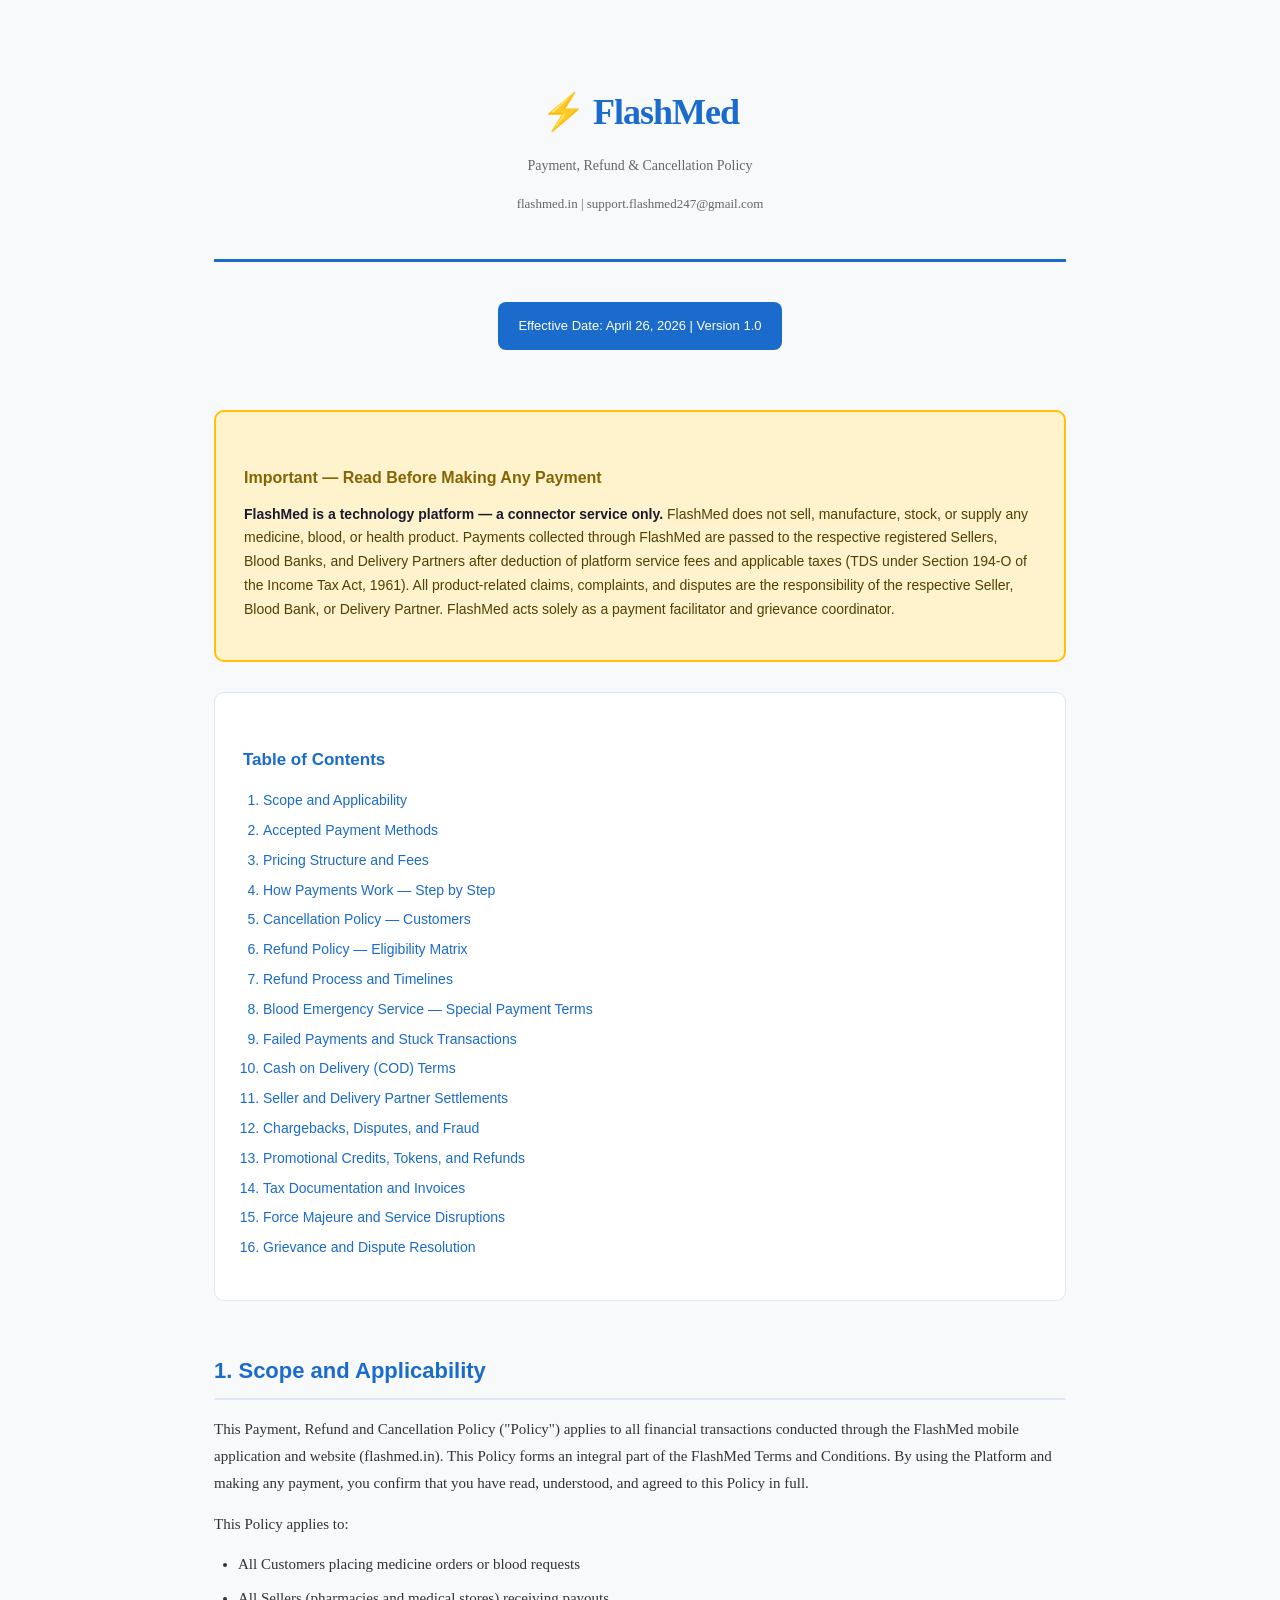
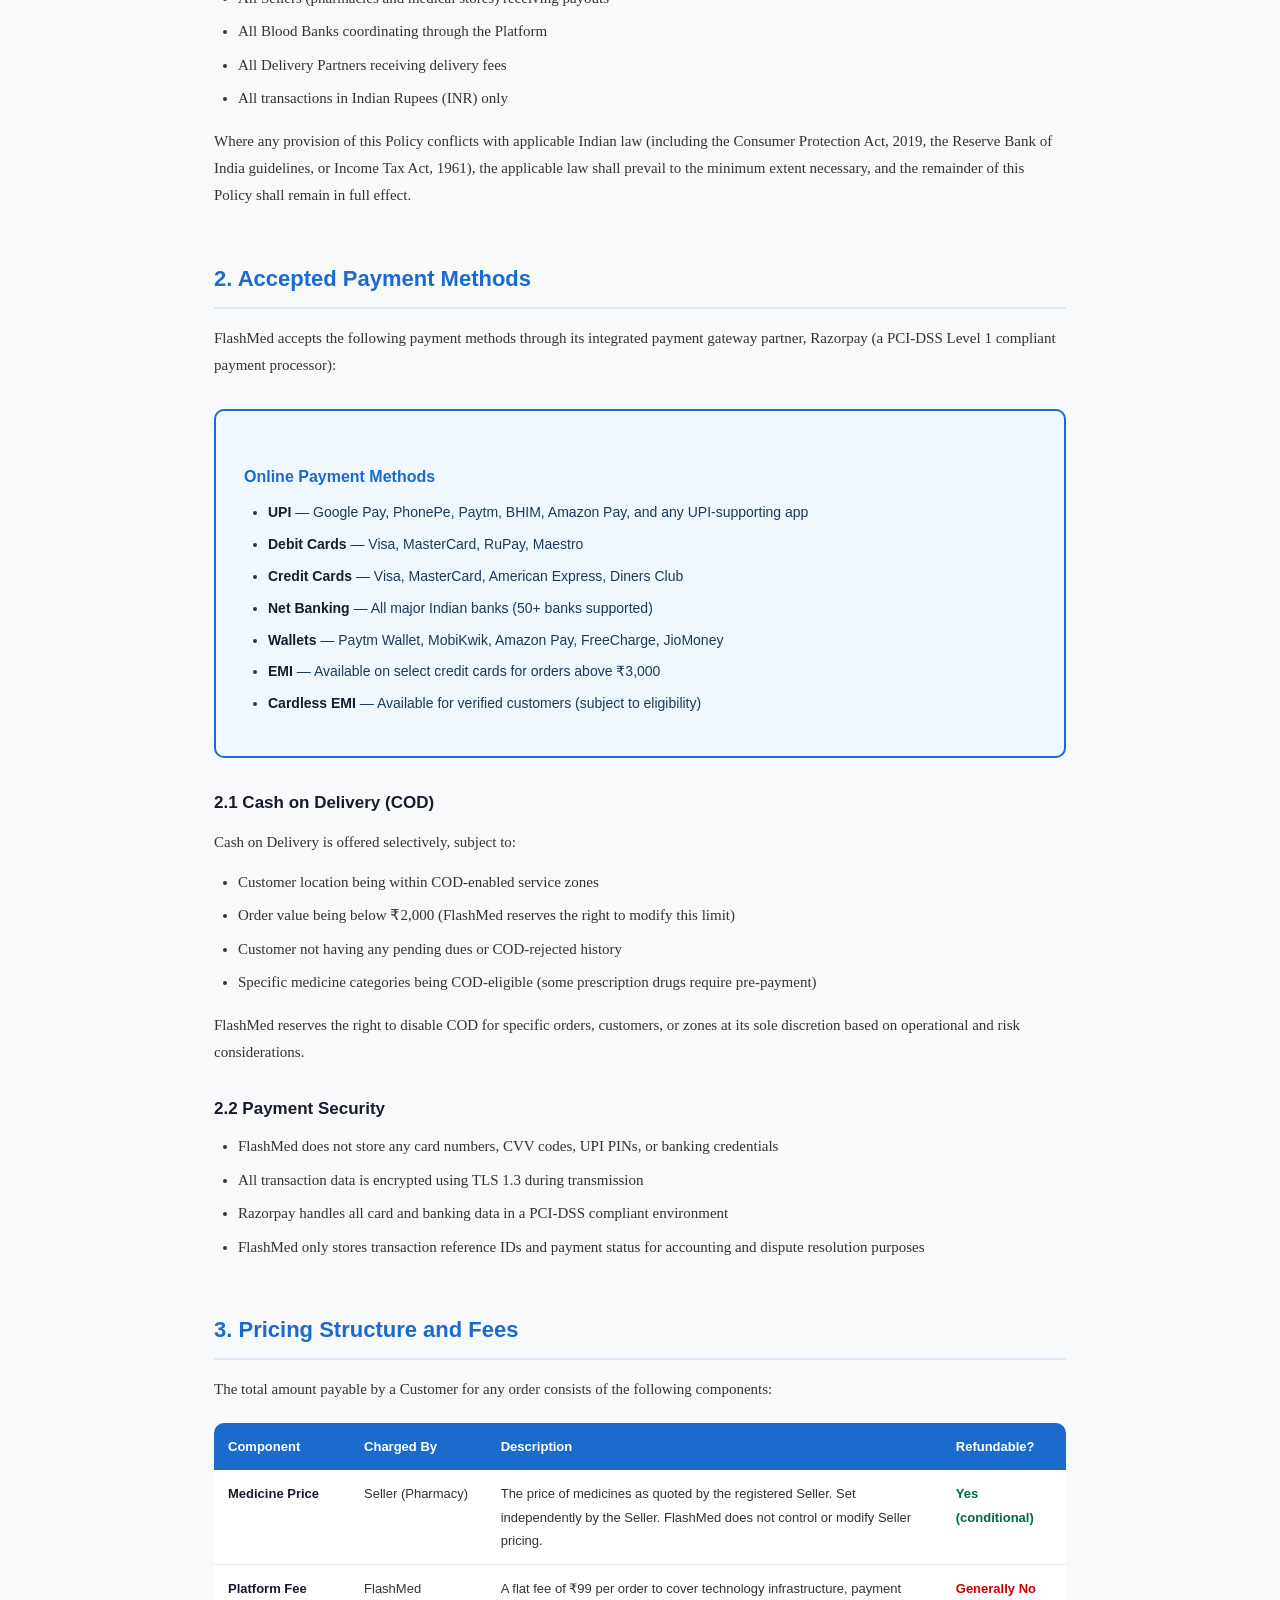
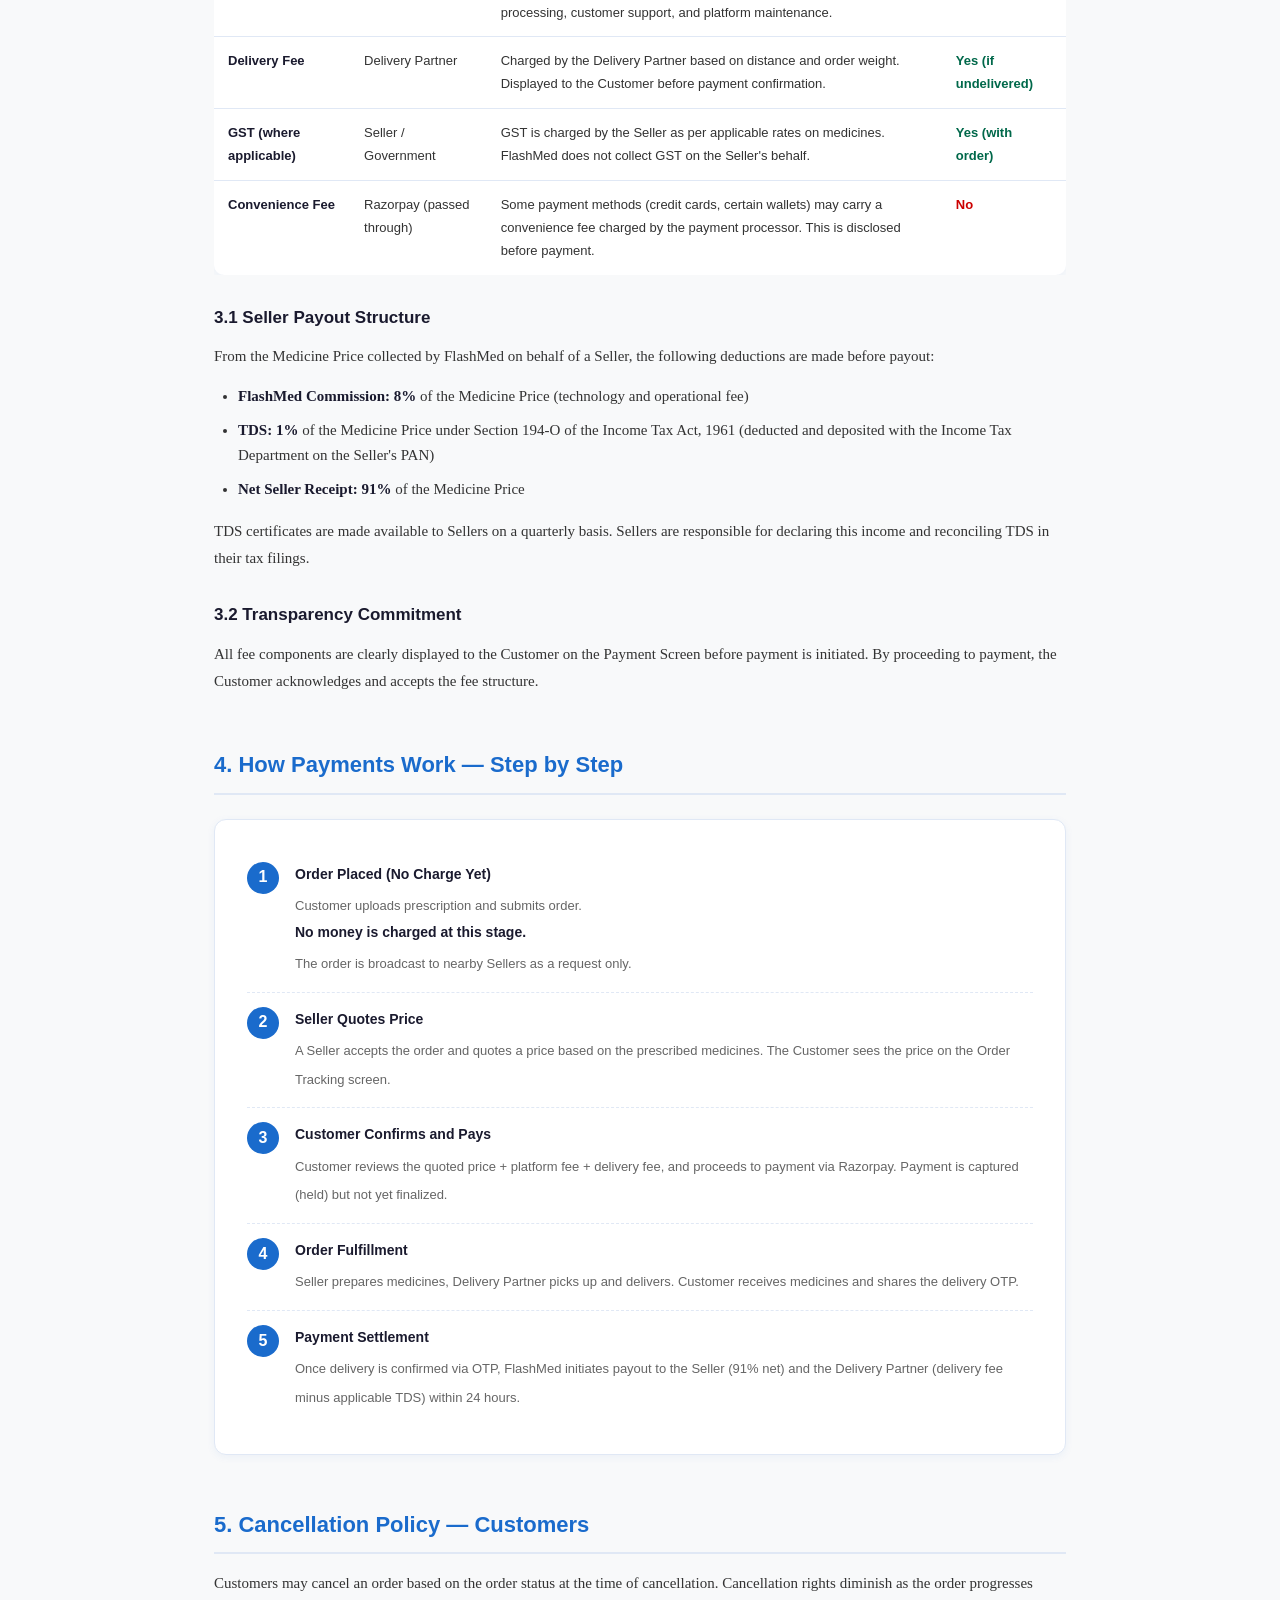
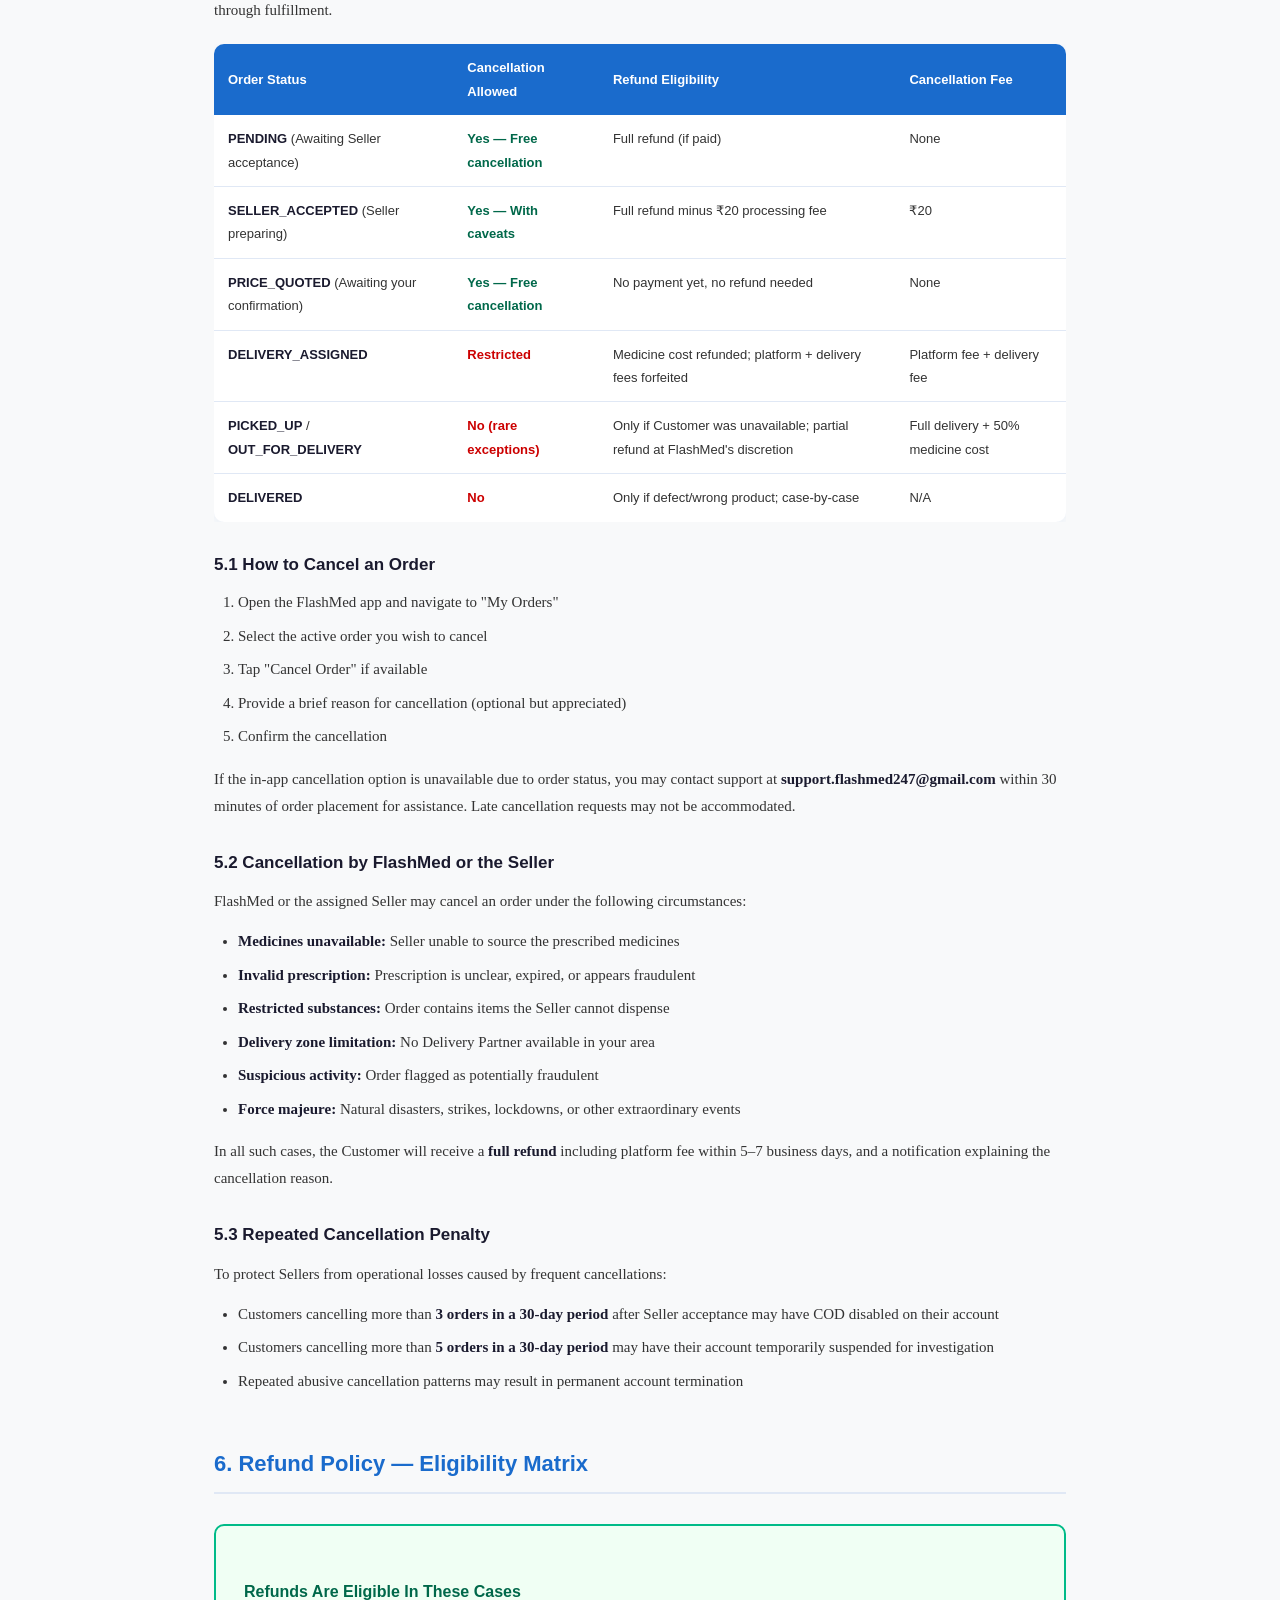
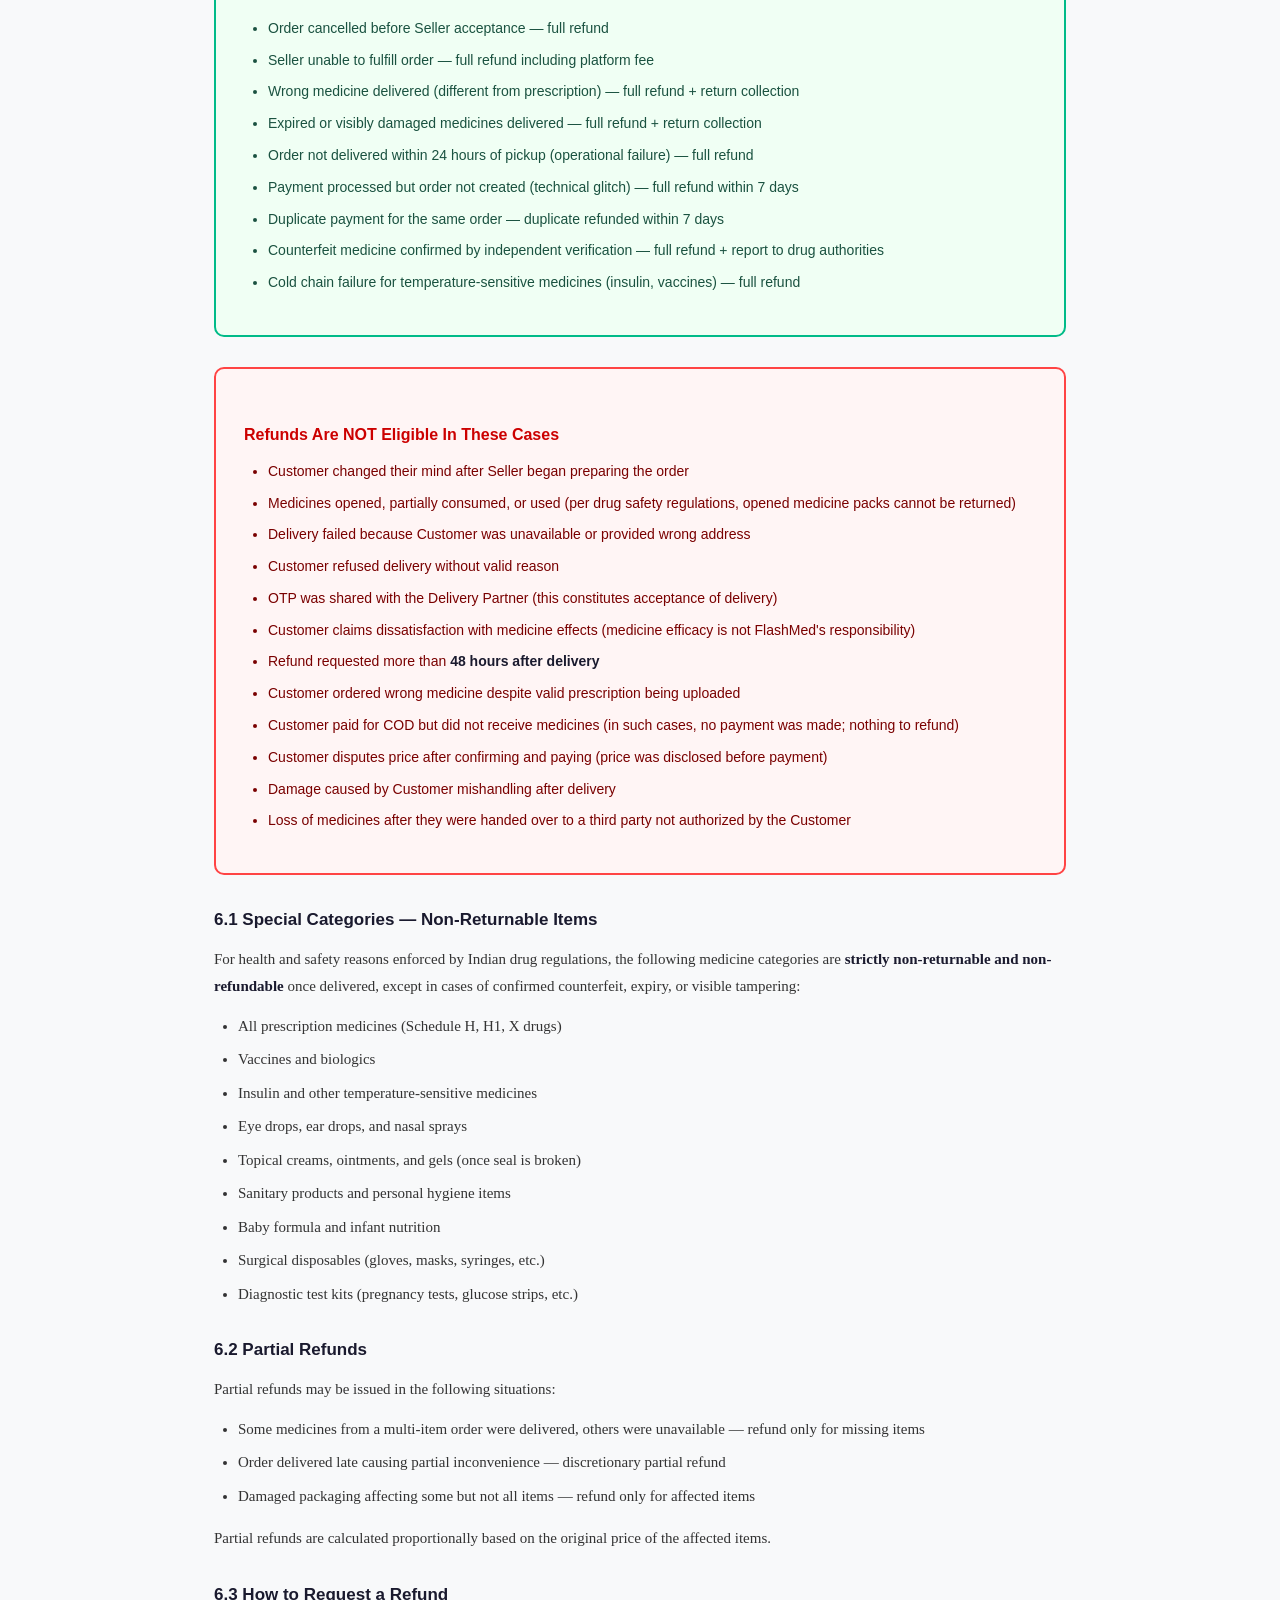
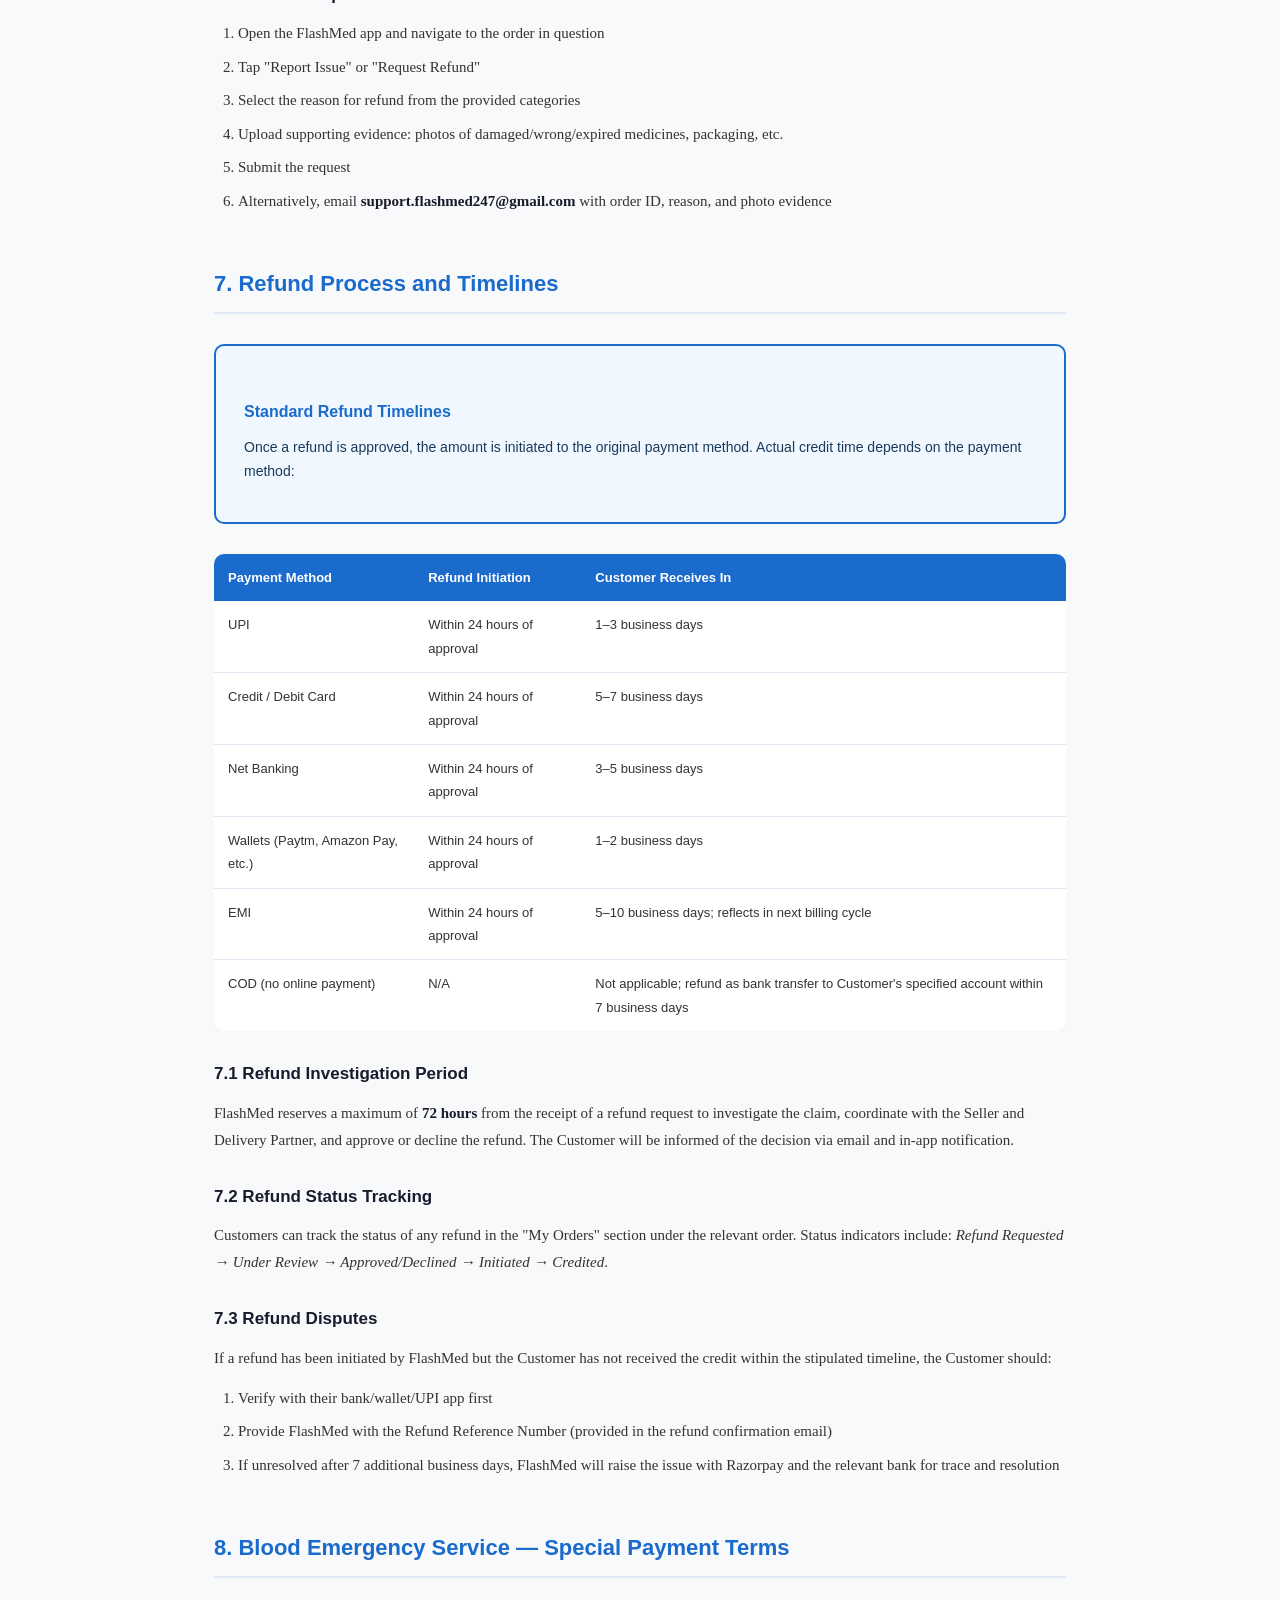
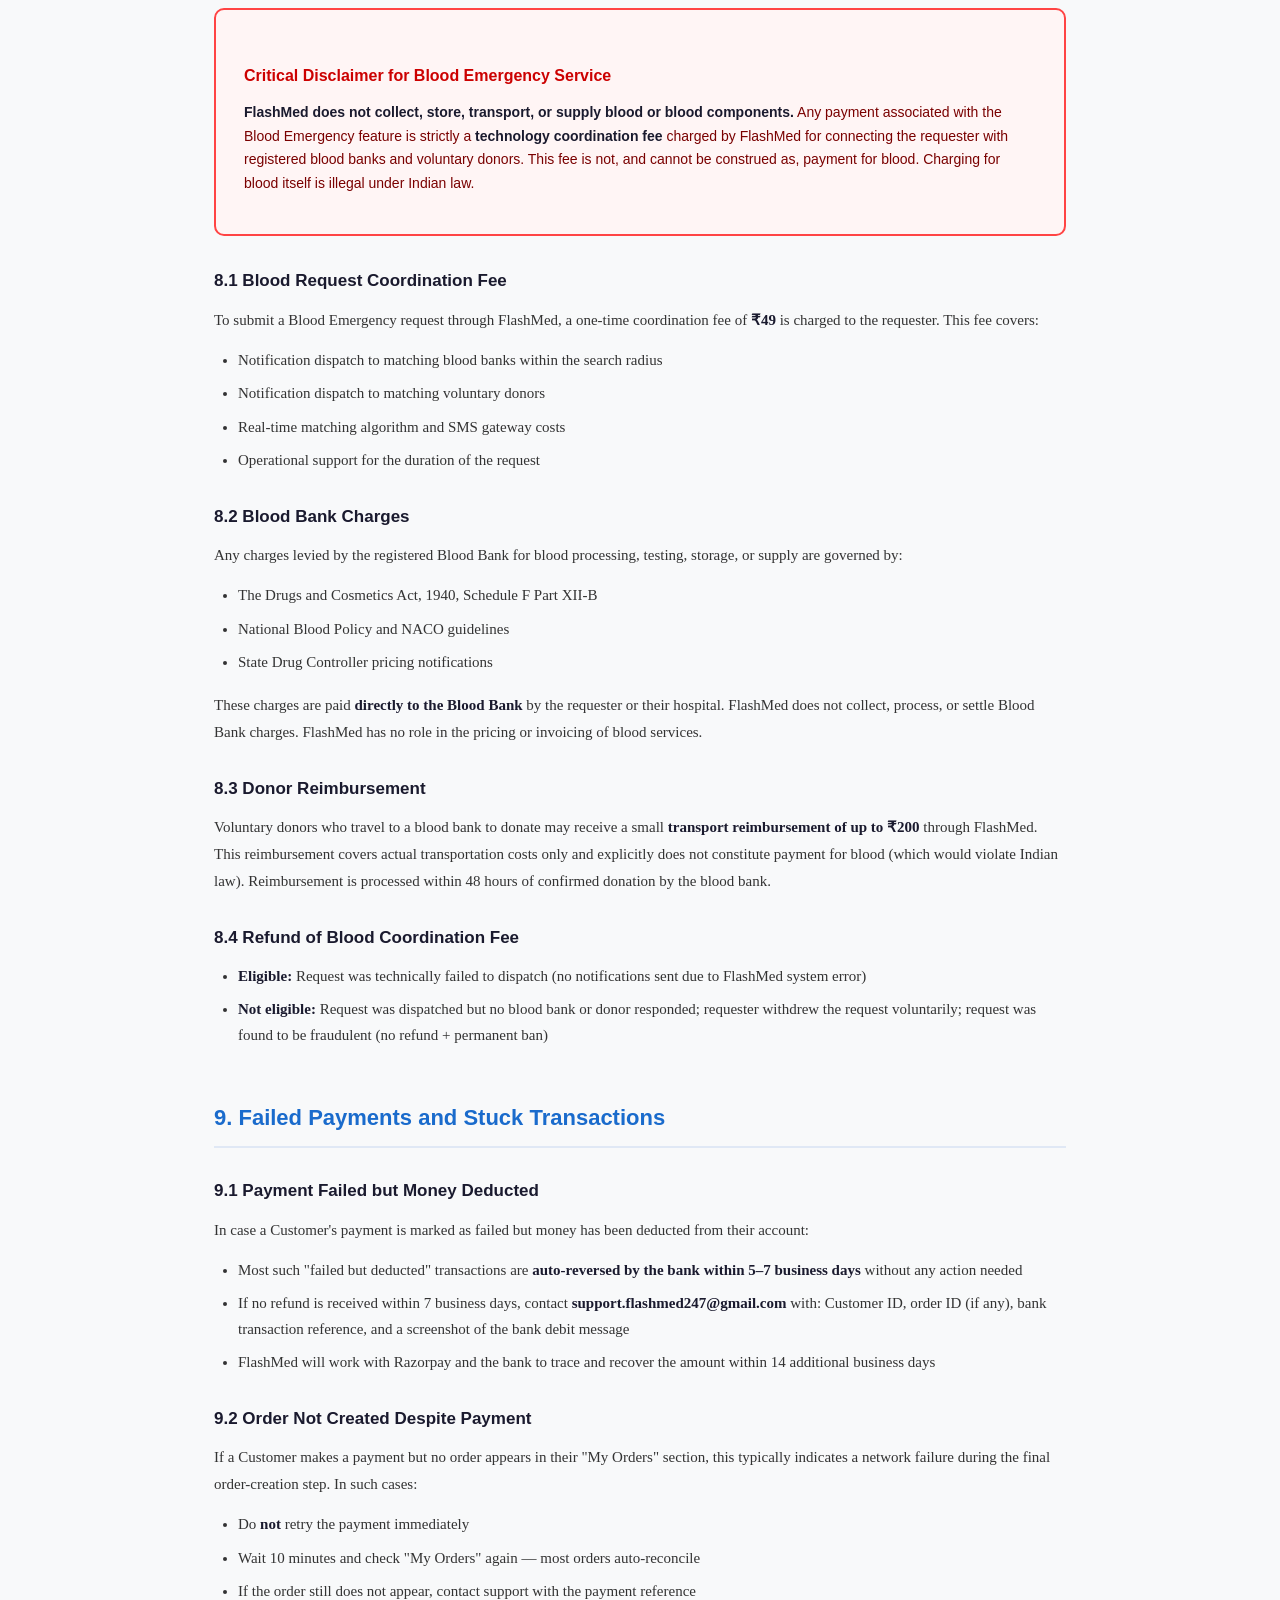
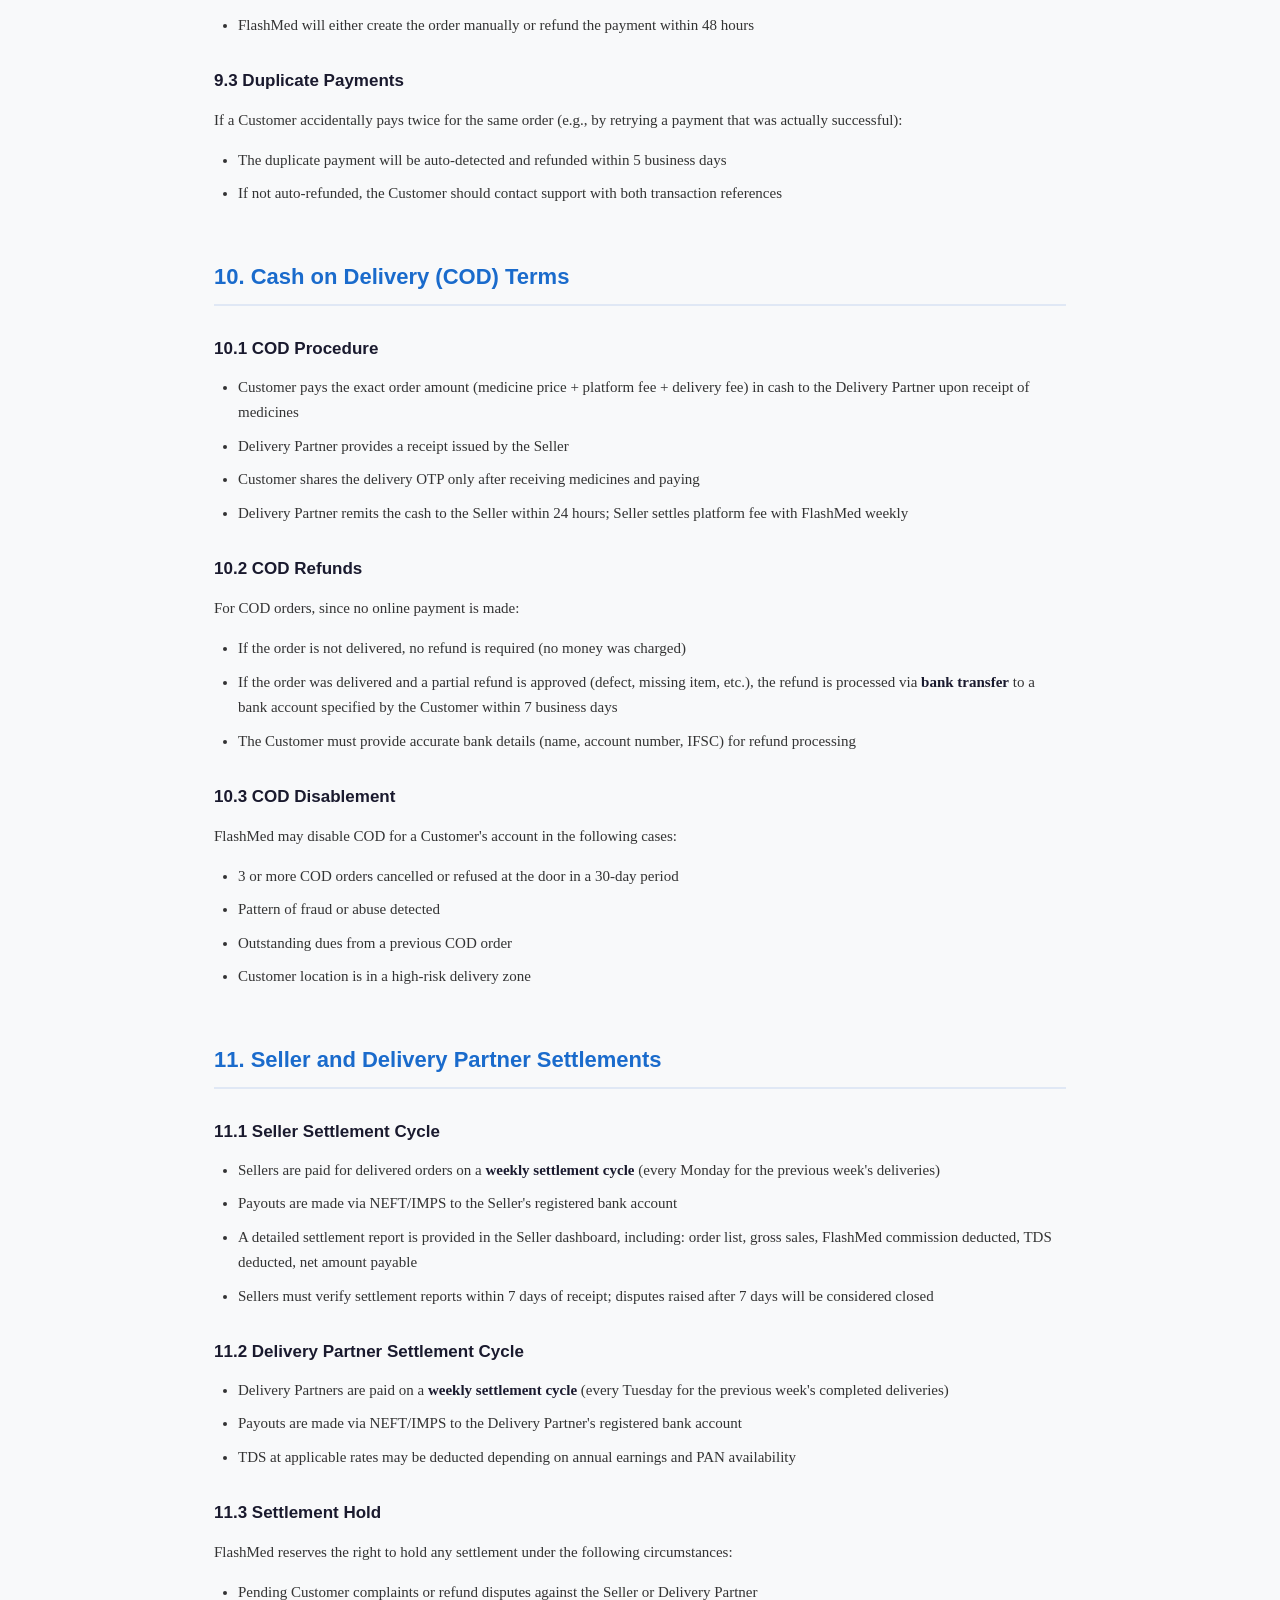
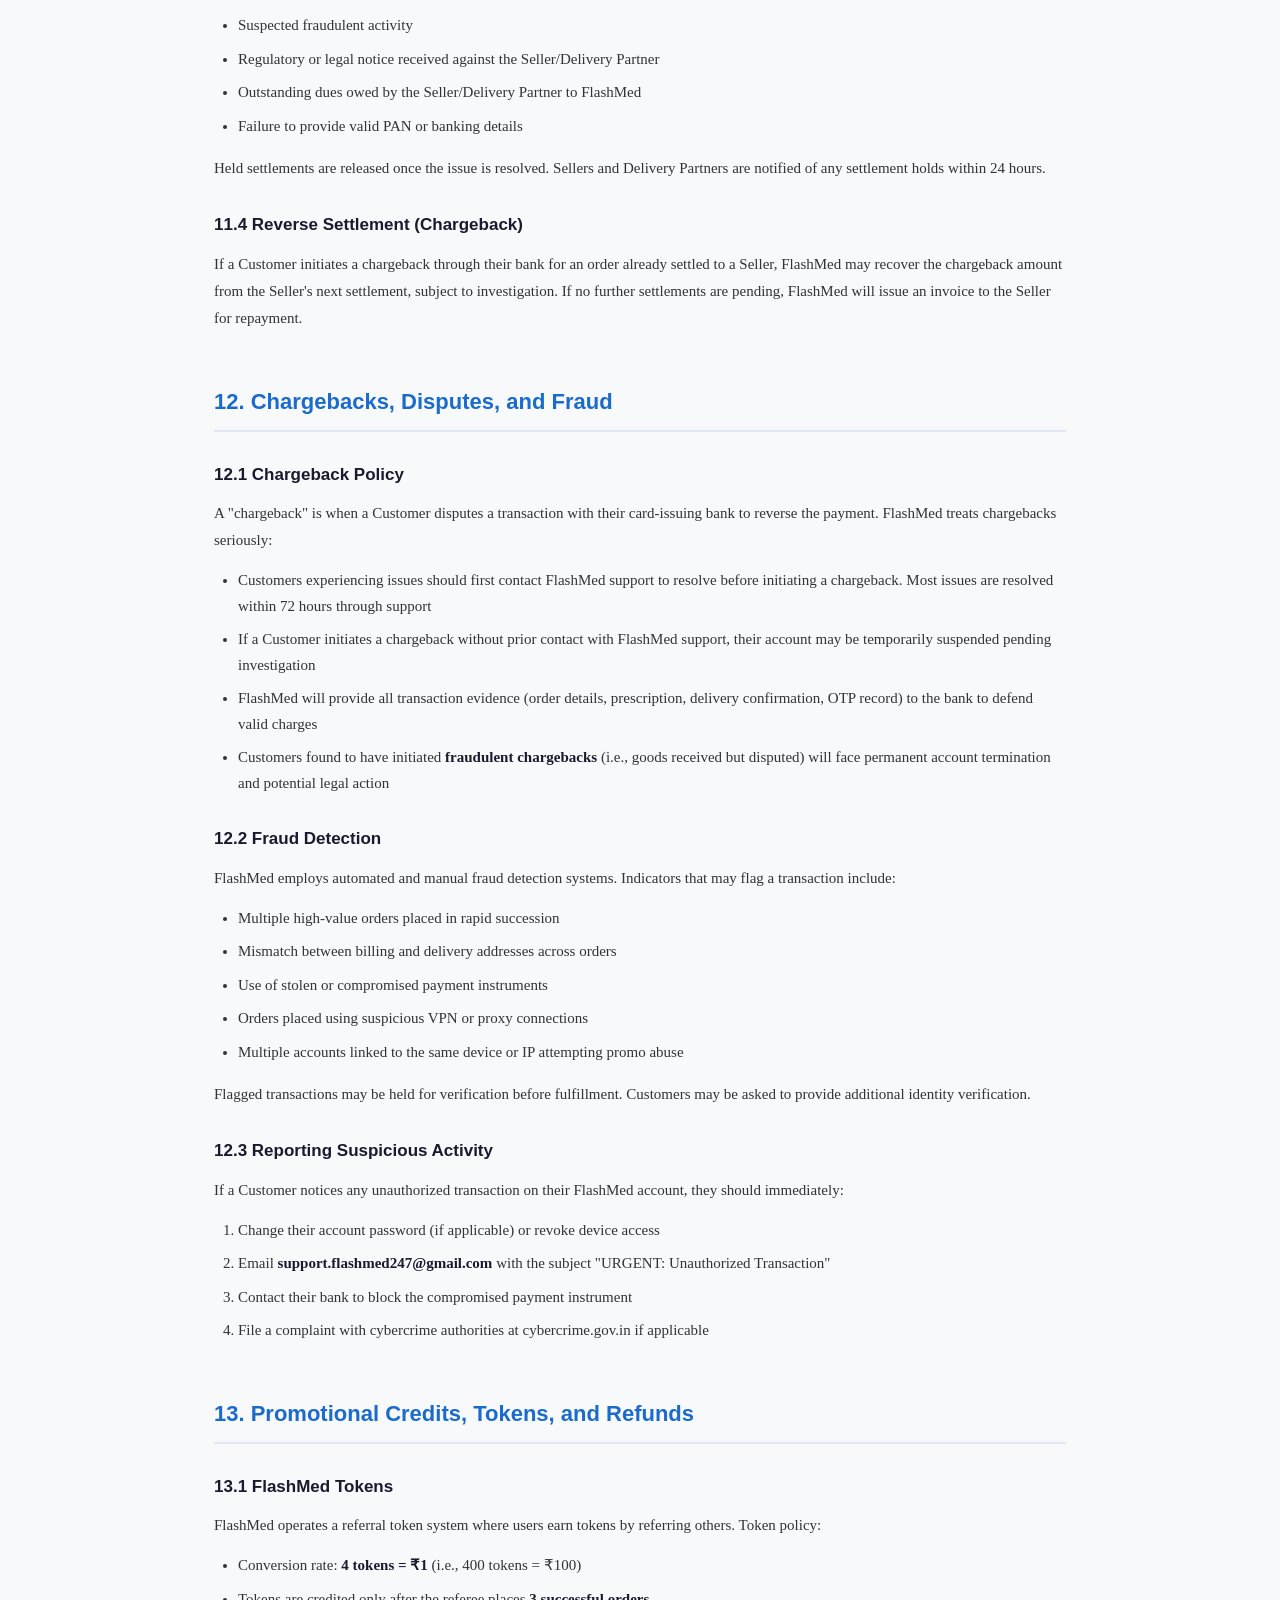
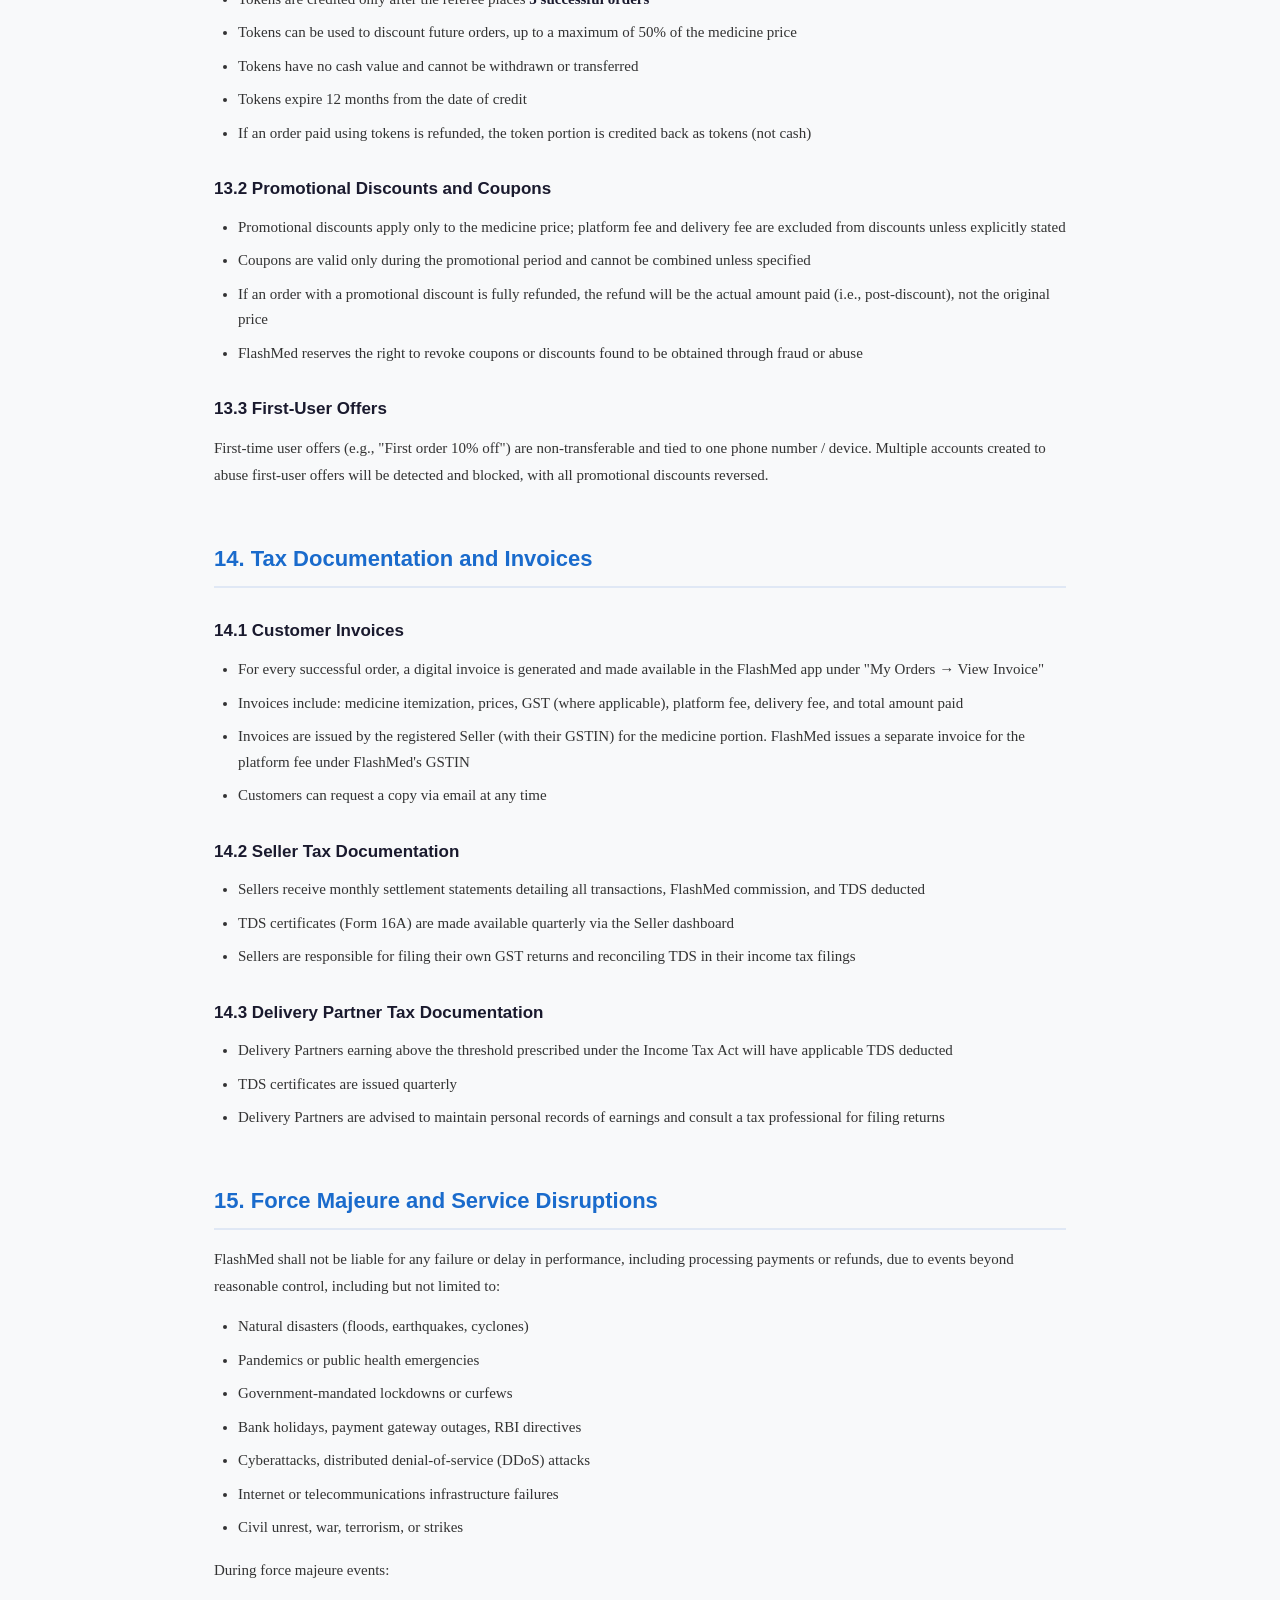
<file: public/payment-policy.html>
<!DOCTYPE html>
<html lang="en">
<head>
<meta charset="UTF-8">
<meta name="viewport" content="width=device-width, initial-scale=1.0">
<title>FlashMed — Payment, Refund & Cancellation Policy</title>
<style>
  * { margin: 0; padding: 0; box-sizing: border-box; }
  body { font-family: 'Georgia', serif; background: #f8f9fa; color: #1a1a2e; line-height: 1.8; }
  .wrapper { max-width: 900px; margin: 0 auto; padding: 40px 24px 80px; }
  .logo-header { text-align: center; padding: 40px 0 30px; border-bottom: 3px solid #1a6bcc; margin-bottom: 40px; }
  .logo-header h1 { font-size: 36px; color: #1a6bcc; font-weight: 900; letter-spacing: -1px; }
  .logo-header p { color: #666; font-size: 14px; margin-top: 8px; }
  .effective { background: #1a6bcc; color: #fff; padding: 12px 20px; border-radius: 8px; display: inline-block; font-size: 13px; margin-bottom: 30px; font-family: sans-serif; }

  .critical-box { background: #fff3cd; border: 2px solid #ffc107; border-radius: 10px; padding: 24px 28px; margin: 30px 0; }
  .critical-box h3 { color: #856404; font-size: 16px; margin-bottom: 10px; font-family: sans-serif; }
  .critical-box p { color: #533f03; font-size: 14px; font-family: sans-serif; line-height: 1.7; }

  .red-box { background: #fff5f5; border: 2px solid #ff4444; border-radius: 10px; padding: 24px 28px; margin: 30px 0; }
  .red-box h3 { color: #cc0000; font-size: 16px; margin-bottom: 10px; font-family: sans-serif; }
  .red-box p, .red-box li { color: #7a0000; font-size: 14px; font-family: sans-serif; line-height: 1.7; }

  .green-box { background: #f0fff4; border: 2px solid #00bb88; border-radius: 10px; padding: 24px 28px; margin: 30px 0; }
  .green-box h3 { color: #00684a; font-size: 16px; margin-bottom: 10px; font-family: sans-serif; }
  .green-box p, .green-box li { color: #1a5240; font-size: 14px; font-family: sans-serif; line-height: 1.7; }

  .info-box { background: #f0f7ff; border: 2px solid #1a6bcc; border-radius: 10px; padding: 24px 28px; margin: 30px 0; }
  .info-box h3 { color: #1a6bcc; font-size: 16px; margin-bottom: 10px; font-family: sans-serif; }
  .info-box p, .info-box li { color: #1a3a5c; font-size: 14px; font-family: sans-serif; line-height: 1.7; }

  h2 { font-size: 22px; color: #1a6bcc; margin: 50px 0 16px; padding-bottom: 8px; border-bottom: 2px solid #e0e8f5; font-family: sans-serif; }
  h3 { font-size: 17px; color: #1a1a2e; margin: 28px 0 10px; font-family: sans-serif; }
  h4 { font-size: 14px; color: #333; margin: 18px 0 8px; font-family: sans-serif; text-transform: uppercase; letter-spacing: 0.5px; }
  p { font-size: 15px; color: #333; margin-bottom: 14px; }
  ul, ol { padding-left: 24px; margin-bottom: 16px; }
  li { font-size: 15px; color: #333; margin-bottom: 8px; line-height: 1.7; }

  .toc { background: #fff; border: 1px solid #e0e8f5; border-radius: 10px; padding: 24px 28px; margin-bottom: 40px; }
  .toc h3 { color: #1a6bcc; margin-bottom: 14px; font-family: sans-serif; }
  .toc ol { padding-left: 20px; }
  .toc li { font-size: 14px; font-family: sans-serif; margin-bottom: 6px; color: #1a6bcc; }

  .table-container { overflow-x: auto; margin: 20px 0; }
  table { width: 100%; border-collapse: collapse; background: #fff; font-family: sans-serif; font-size: 13px; box-shadow: 0 2px 8px rgba(26,107,204,0.06); border-radius: 10px; overflow: hidden; }
  th { background: #1a6bcc; color: #fff; padding: 12px 14px; text-align: left; font-weight: 600; }
  td { padding: 12px 14px; border-bottom: 1px solid #e0e8f5; vertical-align: top; color: #333; }
  td.eligible { color: #00684a; font-weight: 600; }
  td.not-eligible { color: #cc0000; font-weight: 600; }
  tr:last-child td { border-bottom: none; }
  tr:hover { background: #f8f9fa; }

  .timeline { background: #fff; border: 1px solid #e0e8f5; border-radius: 12px; padding: 28px 32px; margin: 24px 0; box-shadow: 0 2px 8px rgba(26,107,204,0.06); }
  .timeline-item { display: flex; gap: 16px; padding: 14px 0; border-bottom: 1px dashed #e0e8f5; }
  .timeline-item:last-child { border-bottom: none; }
  .timeline-step { background: #1a6bcc; color: #fff; width: 32px; height: 32px; border-radius: 50%; display: flex; align-items: center; justify-content: center; font-weight: 700; font-family: sans-serif; flex-shrink: 0; }
  .timeline-content { flex: 1; font-family: sans-serif; }
  .timeline-content strong { color: #1a1a2e; display: block; margin-bottom: 4px; font-size: 14px; }
  .timeline-content span { color: #666; font-size: 13px; }

  .divider { border: none; border-top: 1px solid #e0e8f5; margin: 40px 0; }

  .contact-box { background: #1a1a2e; color: #fff; border-radius: 12px; padding: 28px 32px; margin-top: 50px; }
  .contact-box h3 { color: #00d4ff; margin-bottom: 14px; }
  .contact-box p { color: #ccc; font-family: sans-serif; font-size: 14px; }
  .contact-box a { color: #00d4ff; }

  strong { color: #1a1a2e; }
  @media (max-width: 600px) { .wrapper { padding: 20px 16px 60px; } h2 { font-size: 18px; } table { font-size: 11px; } th, td { padding: 8px; } }
</style>
</head>
<body>
<div class="wrapper">

  <!-- HEADER -->
  <div class="logo-header">
    <h1>⚡ FlashMed</h1>
    <p>Payment, Refund & Cancellation Policy</p>
    <p style="margin-top: 6px; font-size: 13px;">flashmed.in | support.flashmed247@gmail.com</p>
  </div>

  <div style="text-align:center">
    <span class="effective">Effective Date: April 26, 2026 | Version 1.0</span>
  </div>

  <!-- CRITICAL DISCLAIMER -->
  <div class="critical-box" style="margin-top:30px">
    <h3>Important — Read Before Making Any Payment</h3>
    <p><strong>FlashMed is a technology platform — a connector service only.</strong> FlashMed does not sell, manufacture, stock, or supply any medicine, blood, or health product. Payments collected through FlashMed are passed to the respective registered Sellers, Blood Banks, and Delivery Partners after deduction of platform service fees and applicable taxes (TDS under Section 194-O of the Income Tax Act, 1961). All product-related claims, complaints, and disputes are the responsibility of the respective Seller, Blood Bank, or Delivery Partner. FlashMed acts solely as a payment facilitator and grievance coordinator.</p>
  </div>

  <!-- TABLE OF CONTENTS -->
  <div class="toc">
    <h3>Table of Contents</h3>
    <ol>
      <li>Scope and Applicability</li>
      <li>Accepted Payment Methods</li>
      <li>Pricing Structure and Fees</li>
      <li>How Payments Work — Step by Step</li>
      <li>Cancellation Policy — Customers</li>
      <li>Refund Policy — Eligibility Matrix</li>
      <li>Refund Process and Timelines</li>
      <li>Blood Emergency Service — Special Payment Terms</li>
      <li>Failed Payments and Stuck Transactions</li>
      <li>Cash on Delivery (COD) Terms</li>
      <li>Seller and Delivery Partner Settlements</li>
      <li>Chargebacks, Disputes, and Fraud</li>
      <li>Promotional Credits, Tokens, and Refunds</li>
      <li>Tax Documentation and Invoices</li>
      <li>Force Majeure and Service Disruptions</li>
      <li>Grievance and Dispute Resolution</li>
    </ol>
  </div>

  <!-- SECTION 1 -->
  <h2>1. Scope and Applicability</h2>
  <p>This Payment, Refund and Cancellation Policy ("Policy") applies to all financial transactions conducted through the FlashMed mobile application and website (flashmed.in). This Policy forms an integral part of the FlashMed Terms and Conditions. By using the Platform and making any payment, you confirm that you have read, understood, and agreed to this Policy in full.</p>

  <p>This Policy applies to:</p>
  <ul>
    <li>All Customers placing medicine orders or blood requests</li>
    <li>All Sellers (pharmacies and medical stores) receiving payouts</li>
    <li>All Blood Banks coordinating through the Platform</li>
    <li>All Delivery Partners receiving delivery fees</li>
    <li>All transactions in Indian Rupees (INR) only</li>
  </ul>

  <p>Where any provision of this Policy conflicts with applicable Indian law (including the Consumer Protection Act, 2019, the Reserve Bank of India guidelines, or Income Tax Act, 1961), the applicable law shall prevail to the minimum extent necessary, and the remainder of this Policy shall remain in full effect.</p>

  <!-- SECTION 2 -->
  <h2>2. Accepted Payment Methods</h2>

  <p>FlashMed accepts the following payment methods through its integrated payment gateway partner, Razorpay (a PCI-DSS Level 1 compliant payment processor):</p>

  <div class="info-box">
    <h3>Online Payment Methods</h3>
    <ul>
      <li><strong>UPI</strong> — Google Pay, PhonePe, Paytm, BHIM, Amazon Pay, and any UPI-supporting app</li>
      <li><strong>Debit Cards</strong> — Visa, MasterCard, RuPay, Maestro</li>
      <li><strong>Credit Cards</strong> — Visa, MasterCard, American Express, Diners Club</li>
      <li><strong>Net Banking</strong> — All major Indian banks (50+ banks supported)</li>
      <li><strong>Wallets</strong> — Paytm Wallet, MobiKwik, Amazon Pay, FreeCharge, JioMoney</li>
      <li><strong>EMI</strong> — Available on select credit cards for orders above ₹3,000</li>
      <li><strong>Cardless EMI</strong> — Available for verified customers (subject to eligibility)</li>
    </ul>
  </div>

  <h3>2.1 Cash on Delivery (COD)</h3>
  <p>Cash on Delivery is offered selectively, subject to:</p>
  <ul>
    <li>Customer location being within COD-enabled service zones</li>
    <li>Order value being below ₹2,000 (FlashMed reserves the right to modify this limit)</li>
    <li>Customer not having any pending dues or COD-rejected history</li>
    <li>Specific medicine categories being COD-eligible (some prescription drugs require pre-payment)</li>
  </ul>
  <p>FlashMed reserves the right to disable COD for specific orders, customers, or zones at its sole discretion based on operational and risk considerations.</p>

  <h3>2.2 Payment Security</h3>
  <ul>
    <li>FlashMed does not store any card numbers, CVV codes, UPI PINs, or banking credentials</li>
    <li>All transaction data is encrypted using TLS 1.3 during transmission</li>
    <li>Razorpay handles all card and banking data in a PCI-DSS compliant environment</li>
    <li>FlashMed only stores transaction reference IDs and payment status for accounting and dispute resolution purposes</li>
  </ul>

  <!-- SECTION 3 -->
  <h2>3. Pricing Structure and Fees</h2>

  <p>The total amount payable by a Customer for any order consists of the following components:</p>

  <div class="table-container">
    <table>
      <thead>
        <tr>
          <th>Component</th>
          <th>Charged By</th>
          <th>Description</th>
          <th>Refundable?</th>
        </tr>
      </thead>
      <tbody>
        <tr>
          <td><strong>Medicine Price</strong></td>
          <td>Seller (Pharmacy)</td>
          <td>The price of medicines as quoted by the registered Seller. Set independently by the Seller. FlashMed does not control or modify Seller pricing.</td>
          <td class="eligible">Yes (conditional)</td>
        </tr>
        <tr>
          <td><strong>Platform Fee</strong></td>
          <td>FlashMed</td>
          <td>A flat fee of ₹99 per order to cover technology infrastructure, payment processing, customer support, and platform maintenance.</td>
          <td class="not-eligible">Generally No</td>
        </tr>
        <tr>
          <td><strong>Delivery Fee</strong></td>
          <td>Delivery Partner</td>
          <td>Charged by the Delivery Partner based on distance and order weight. Displayed to the Customer before payment confirmation.</td>
          <td class="eligible">Yes (if undelivered)</td>
        </tr>
        <tr>
          <td><strong>GST (where applicable)</strong></td>
          <td>Seller / Government</td>
          <td>GST is charged by the Seller as per applicable rates on medicines. FlashMed does not collect GST on the Seller's behalf.</td>
          <td class="eligible">Yes (with order)</td>
        </tr>
        <tr>
          <td><strong>Convenience Fee</strong></td>
          <td>Razorpay (passed through)</td>
          <td>Some payment methods (credit cards, certain wallets) may carry a convenience fee charged by the payment processor. This is disclosed before payment.</td>
          <td class="not-eligible">No</td>
        </tr>
      </tbody>
    </table>
  </div>

  <h3>3.1 Seller Payout Structure</h3>
  <p>From the Medicine Price collected by FlashMed on behalf of a Seller, the following deductions are made before payout:</p>
  <ul>
    <li><strong>FlashMed Commission: 8%</strong> of the Medicine Price (technology and operational fee)</li>
    <li><strong>TDS: 1%</strong> of the Medicine Price under Section 194-O of the Income Tax Act, 1961 (deducted and deposited with the Income Tax Department on the Seller's PAN)</li>
    <li><strong>Net Seller Receipt: 91%</strong> of the Medicine Price</li>
  </ul>
  <p>TDS certificates are made available to Sellers on a quarterly basis. Sellers are responsible for declaring this income and reconciling TDS in their tax filings.</p>

  <h3>3.2 Transparency Commitment</h3>
  <p>All fee components are clearly displayed to the Customer on the Payment Screen before payment is initiated. By proceeding to payment, the Customer acknowledges and accepts the fee structure.</p>

  <!-- SECTION 4 -->
  <h2>4. How Payments Work — Step by Step</h2>

  <div class="timeline">
    <div class="timeline-item">
      <div class="timeline-step">1</div>
      <div class="timeline-content">
        <strong>Order Placed (No Charge Yet)</strong>
        <span>Customer uploads prescription and submits order. <strong>No money is charged at this stage.</strong> The order is broadcast to nearby Sellers as a request only.</span>
      </div>
    </div>
    <div class="timeline-item">
      <div class="timeline-step">2</div>
      <div class="timeline-content">
        <strong>Seller Quotes Price</strong>
        <span>A Seller accepts the order and quotes a price based on the prescribed medicines. The Customer sees the price on the Order Tracking screen.</span>
      </div>
    </div>
    <div class="timeline-item">
      <div class="timeline-step">3</div>
      <div class="timeline-content">
        <strong>Customer Confirms and Pays</strong>
        <span>Customer reviews the quoted price + platform fee + delivery fee, and proceeds to payment via Razorpay. Payment is captured (held) but not yet finalized.</span>
      </div>
    </div>
    <div class="timeline-item">
      <div class="timeline-step">4</div>
      <div class="timeline-content">
        <strong>Order Fulfillment</strong>
        <span>Seller prepares medicines, Delivery Partner picks up and delivers. Customer receives medicines and shares the delivery OTP.</span>
      </div>
    </div>
    <div class="timeline-item">
      <div class="timeline-step">5</div>
      <div class="timeline-content">
        <strong>Payment Settlement</strong>
        <span>Once delivery is confirmed via OTP, FlashMed initiates payout to the Seller (91% net) and the Delivery Partner (delivery fee minus applicable TDS) within 24 hours.</span>
      </div>
    </div>
  </div>

  <!-- SECTION 5 -->
  <h2>5. Cancellation Policy — Customers</h2>

  <p>Customers may cancel an order based on the order status at the time of cancellation. Cancellation rights diminish as the order progresses through fulfillment.</p>

  <div class="table-container">
    <table>
      <thead>
        <tr>
          <th>Order Status</th>
          <th>Cancellation Allowed</th>
          <th>Refund Eligibility</th>
          <th>Cancellation Fee</th>
        </tr>
      </thead>
      <tbody>
        <tr>
          <td><strong>PENDING</strong> (Awaiting Seller acceptance)</td>
          <td class="eligible">Yes — Free cancellation</td>
          <td>Full refund (if paid)</td>
          <td>None</td>
        </tr>
        <tr>
          <td><strong>SELLER_ACCEPTED</strong> (Seller preparing)</td>
          <td class="eligible">Yes — With caveats</td>
          <td>Full refund minus ₹20 processing fee</td>
          <td>₹20</td>
        </tr>
        <tr>
          <td><strong>PRICE_QUOTED</strong> (Awaiting your confirmation)</td>
          <td class="eligible">Yes — Free cancellation</td>
          <td>No payment yet, no refund needed</td>
          <td>None</td>
        </tr>
        <tr>
          <td><strong>DELIVERY_ASSIGNED</strong></td>
          <td class="not-eligible">Restricted</td>
          <td>Medicine cost refunded; platform + delivery fees forfeited</td>
          <td>Platform fee + delivery fee</td>
        </tr>
        <tr>
          <td><strong>PICKED_UP</strong> / <strong>OUT_FOR_DELIVERY</strong></td>
          <td class="not-eligible">No (rare exceptions)</td>
          <td>Only if Customer was unavailable; partial refund at FlashMed's discretion</td>
          <td>Full delivery + 50% medicine cost</td>
        </tr>
        <tr>
          <td><strong>DELIVERED</strong></td>
          <td class="not-eligible">No</td>
          <td>Only if defect/wrong product; case-by-case</td>
          <td>N/A</td>
        </tr>
      </tbody>
    </table>
  </div>

  <h3>5.1 How to Cancel an Order</h3>
  <ol>
    <li>Open the FlashMed app and navigate to "My Orders"</li>
    <li>Select the active order you wish to cancel</li>
    <li>Tap "Cancel Order" if available</li>
    <li>Provide a brief reason for cancellation (optional but appreciated)</li>
    <li>Confirm the cancellation</li>
  </ol>
  <p>If the in-app cancellation option is unavailable due to order status, you may contact support at <strong>support.flashmed247@gmail.com</strong> within 30 minutes of order placement for assistance. Late cancellation requests may not be accommodated.</p>

  <h3>5.2 Cancellation by FlashMed or the Seller</h3>
  <p>FlashMed or the assigned Seller may cancel an order under the following circumstances:</p>
  <ul>
    <li><strong>Medicines unavailable:</strong> Seller unable to source the prescribed medicines</li>
    <li><strong>Invalid prescription:</strong> Prescription is unclear, expired, or appears fraudulent</li>
    <li><strong>Restricted substances:</strong> Order contains items the Seller cannot dispense</li>
    <li><strong>Delivery zone limitation:</strong> No Delivery Partner available in your area</li>
    <li><strong>Suspicious activity:</strong> Order flagged as potentially fraudulent</li>
    <li><strong>Force majeure:</strong> Natural disasters, strikes, lockdowns, or other extraordinary events</li>
  </ul>
  <p>In all such cases, the Customer will receive a <strong>full refund</strong> including platform fee within 5–7 business days, and a notification explaining the cancellation reason.</p>

  <h3>5.3 Repeated Cancellation Penalty</h3>
  <p>To protect Sellers from operational losses caused by frequent cancellations:</p>
  <ul>
    <li>Customers cancelling more than <strong>3 orders in a 30-day period</strong> after Seller acceptance may have COD disabled on their account</li>
    <li>Customers cancelling more than <strong>5 orders in a 30-day period</strong> may have their account temporarily suspended for investigation</li>
    <li>Repeated abusive cancellation patterns may result in permanent account termination</li>
  </ul>

  <!-- SECTION 6 -->
  <h2>6. Refund Policy — Eligibility Matrix</h2>

  <div class="green-box">
    <h3>Refunds Are Eligible In These Cases</h3>
    <ul>
      <li>Order cancelled before Seller acceptance — full refund</li>
      <li>Seller unable to fulfill order — full refund including platform fee</li>
      <li>Wrong medicine delivered (different from prescription) — full refund + return collection</li>
      <li>Expired or visibly damaged medicines delivered — full refund + return collection</li>
      <li>Order not delivered within 24 hours of pickup (operational failure) — full refund</li>
      <li>Payment processed but order not created (technical glitch) — full refund within 7 days</li>
      <li>Duplicate payment for the same order — duplicate refunded within 7 days</li>
      <li>Counterfeit medicine confirmed by independent verification — full refund + report to drug authorities</li>
      <li>Cold chain failure for temperature-sensitive medicines (insulin, vaccines) — full refund</li>
    </ul>
  </div>

  <div class="red-box">
    <h3>Refunds Are NOT Eligible In These Cases</h3>
    <ul>
      <li>Customer changed their mind after Seller began preparing the order</li>
      <li>Medicines opened, partially consumed, or used (per drug safety regulations, opened medicine packs cannot be returned)</li>
      <li>Delivery failed because Customer was unavailable or provided wrong address</li>
      <li>Customer refused delivery without valid reason</li>
      <li>OTP was shared with the Delivery Partner (this constitutes acceptance of delivery)</li>
      <li>Customer claims dissatisfaction with medicine effects (medicine efficacy is not FlashMed's responsibility)</li>
      <li>Refund requested more than <strong>48 hours after delivery</strong></li>
      <li>Customer ordered wrong medicine despite valid prescription being uploaded</li>
      <li>Customer paid for COD but did not receive medicines (in such cases, no payment was made; nothing to refund)</li>
      <li>Customer disputes price after confirming and paying (price was disclosed before payment)</li>
      <li>Damage caused by Customer mishandling after delivery</li>
      <li>Loss of medicines after they were handed over to a third party not authorized by the Customer</li>
    </ul>
  </div>

  <h3>6.1 Special Categories — Non-Returnable Items</h3>
  <p>For health and safety reasons enforced by Indian drug regulations, the following medicine categories are <strong>strictly non-returnable and non-refundable</strong> once delivered, except in cases of confirmed counterfeit, expiry, or visible tampering:</p>
  <ul>
    <li>All prescription medicines (Schedule H, H1, X drugs)</li>
    <li>Vaccines and biologics</li>
    <li>Insulin and other temperature-sensitive medicines</li>
    <li>Eye drops, ear drops, and nasal sprays</li>
    <li>Topical creams, ointments, and gels (once seal is broken)</li>
    <li>Sanitary products and personal hygiene items</li>
    <li>Baby formula and infant nutrition</li>
    <li>Surgical disposables (gloves, masks, syringes, etc.)</li>
    <li>Diagnostic test kits (pregnancy tests, glucose strips, etc.)</li>
  </ul>

  <h3>6.2 Partial Refunds</h3>
  <p>Partial refunds may be issued in the following situations:</p>
  <ul>
    <li>Some medicines from a multi-item order were delivered, others were unavailable — refund only for missing items</li>
    <li>Order delivered late causing partial inconvenience — discretionary partial refund</li>
    <li>Damaged packaging affecting some but not all items — refund only for affected items</li>
  </ul>
  <p>Partial refunds are calculated proportionally based on the original price of the affected items.</p>

  <h3>6.3 How to Request a Refund</h3>
  <ol>
    <li>Open the FlashMed app and navigate to the order in question</li>
    <li>Tap "Report Issue" or "Request Refund"</li>
    <li>Select the reason for refund from the provided categories</li>
    <li>Upload supporting evidence: photos of damaged/wrong/expired medicines, packaging, etc.</li>
    <li>Submit the request</li>
    <li>Alternatively, email <strong>support.flashmed247@gmail.com</strong> with order ID, reason, and photo evidence</li>
  </ol>

  <!-- SECTION 7 -->
  <h2>7. Refund Process and Timelines</h2>

  <div class="info-box">
    <h3>Standard Refund Timelines</h3>
    <p>Once a refund is approved, the amount is initiated to the original payment method. Actual credit time depends on the payment method:</p>
  </div>

  <div class="table-container">
    <table>
      <thead>
        <tr>
          <th>Payment Method</th>
          <th>Refund Initiation</th>
          <th>Customer Receives In</th>
        </tr>
      </thead>
      <tbody>
        <tr>
          <td>UPI</td>
          <td>Within 24 hours of approval</td>
          <td>1–3 business days</td>
        </tr>
        <tr>
          <td>Credit / Debit Card</td>
          <td>Within 24 hours of approval</td>
          <td>5–7 business days</td>
        </tr>
        <tr>
          <td>Net Banking</td>
          <td>Within 24 hours of approval</td>
          <td>3–5 business days</td>
        </tr>
        <tr>
          <td>Wallets (Paytm, Amazon Pay, etc.)</td>
          <td>Within 24 hours of approval</td>
          <td>1–2 business days</td>
        </tr>
        <tr>
          <td>EMI</td>
          <td>Within 24 hours of approval</td>
          <td>5–10 business days; reflects in next billing cycle</td>
        </tr>
        <tr>
          <td>COD (no online payment)</td>
          <td>N/A</td>
          <td>Not applicable; refund as bank transfer to Customer's specified account within 7 business days</td>
        </tr>
      </tbody>
    </table>
  </div>

  <h3>7.1 Refund Investigation Period</h3>
  <p>FlashMed reserves a maximum of <strong>72 hours</strong> from the receipt of a refund request to investigate the claim, coordinate with the Seller and Delivery Partner, and approve or decline the refund. The Customer will be informed of the decision via email and in-app notification.</p>

  <h3>7.2 Refund Status Tracking</h3>
  <p>Customers can track the status of any refund in the "My Orders" section under the relevant order. Status indicators include: <em>Refund Requested → Under Review → Approved/Declined → Initiated → Credited</em>.</p>

  <h3>7.3 Refund Disputes</h3>
  <p>If a refund has been initiated by FlashMed but the Customer has not received the credit within the stipulated timeline, the Customer should:</p>
  <ol>
    <li>Verify with their bank/wallet/UPI app first</li>
    <li>Provide FlashMed with the Refund Reference Number (provided in the refund confirmation email)</li>
    <li>If unresolved after 7 additional business days, FlashMed will raise the issue with Razorpay and the relevant bank for trace and resolution</li>
  </ol>

  <!-- SECTION 8 -->
  <h2>8. Blood Emergency Service — Special Payment Terms</h2>

  <div class="red-box">
    <h3>Critical Disclaimer for Blood Emergency Service</h3>
    <p><strong>FlashMed does not collect, store, transport, or supply blood or blood components.</strong> Any payment associated with the Blood Emergency feature is strictly a <strong>technology coordination fee</strong> charged by FlashMed for connecting the requester with registered blood banks and voluntary donors. This fee is not, and cannot be construed as, payment for blood. Charging for blood itself is illegal under Indian law.</p>
  </div>

  <h3>8.1 Blood Request Coordination Fee</h3>
  <p>To submit a Blood Emergency request through FlashMed, a one-time coordination fee of <strong>₹49</strong> is charged to the requester. This fee covers:</p>
  <ul>
    <li>Notification dispatch to matching blood banks within the search radius</li>
    <li>Notification dispatch to matching voluntary donors</li>
    <li>Real-time matching algorithm and SMS gateway costs</li>
    <li>Operational support for the duration of the request</li>
  </ul>

  <h3>8.2 Blood Bank Charges</h3>
  <p>Any charges levied by the registered Blood Bank for blood processing, testing, storage, or supply are governed by:</p>
  <ul>
    <li>The Drugs and Cosmetics Act, 1940, Schedule F Part XII-B</li>
    <li>National Blood Policy and NACO guidelines</li>
    <li>State Drug Controller pricing notifications</li>
  </ul>
  <p>These charges are paid <strong>directly to the Blood Bank</strong> by the requester or their hospital. FlashMed does not collect, process, or settle Blood Bank charges. FlashMed has no role in the pricing or invoicing of blood services.</p>

  <h3>8.3 Donor Reimbursement</h3>
  <p>Voluntary donors who travel to a blood bank to donate may receive a small <strong>transport reimbursement of up to ₹200</strong> through FlashMed. This reimbursement covers actual transportation costs only and explicitly does not constitute payment for blood (which would violate Indian law). Reimbursement is processed within 48 hours of confirmed donation by the blood bank.</p>

  <h3>8.4 Refund of Blood Coordination Fee</h3>
  <ul>
    <li><strong>Eligible:</strong> Request was technically failed to dispatch (no notifications sent due to FlashMed system error)</li>
    <li><strong>Not eligible:</strong> Request was dispatched but no blood bank or donor responded; requester withdrew the request voluntarily; request was found to be fraudulent (no refund + permanent ban)</li>
  </ul>

  <!-- SECTION 9 -->
  <h2>9. Failed Payments and Stuck Transactions</h2>

  <h3>9.1 Payment Failed but Money Deducted</h3>
  <p>In case a Customer's payment is marked as failed but money has been deducted from their account:</p>
  <ul>
    <li>Most such "failed but deducted" transactions are <strong>auto-reversed by the bank within 5–7 business days</strong> without any action needed</li>
    <li>If no refund is received within 7 business days, contact <strong>support.flashmed247@gmail.com</strong> with: Customer ID, order ID (if any), bank transaction reference, and a screenshot of the bank debit message</li>
    <li>FlashMed will work with Razorpay and the bank to trace and recover the amount within 14 additional business days</li>
  </ul>

  <h3>9.2 Order Not Created Despite Payment</h3>
  <p>If a Customer makes a payment but no order appears in their "My Orders" section, this typically indicates a network failure during the final order-creation step. In such cases:</p>
  <ul>
    <li>Do <strong>not</strong> retry the payment immediately</li>
    <li>Wait 10 minutes and check "My Orders" again — most orders auto-reconcile</li>
    <li>If the order still does not appear, contact support with the payment reference</li>
    <li>FlashMed will either create the order manually or refund the payment within 48 hours</li>
  </ul>

  <h3>9.3 Duplicate Payments</h3>
  <p>If a Customer accidentally pays twice for the same order (e.g., by retrying a payment that was actually successful):</p>
  <ul>
    <li>The duplicate payment will be auto-detected and refunded within 5 business days</li>
    <li>If not auto-refunded, the Customer should contact support with both transaction references</li>
  </ul>

  <!-- SECTION 10 -->
  <h2>10. Cash on Delivery (COD) Terms</h2>

  <h3>10.1 COD Procedure</h3>
  <ul>
    <li>Customer pays the exact order amount (medicine price + platform fee + delivery fee) in cash to the Delivery Partner upon receipt of medicines</li>
    <li>Delivery Partner provides a receipt issued by the Seller</li>
    <li>Customer shares the delivery OTP only after receiving medicines and paying</li>
    <li>Delivery Partner remits the cash to the Seller within 24 hours; Seller settles platform fee with FlashMed weekly</li>
  </ul>

  <h3>10.2 COD Refunds</h3>
  <p>For COD orders, since no online payment is made:</p>
  <ul>
    <li>If the order is not delivered, no refund is required (no money was charged)</li>
    <li>If the order was delivered and a partial refund is approved (defect, missing item, etc.), the refund is processed via <strong>bank transfer</strong> to a bank account specified by the Customer within 7 business days</li>
    <li>The Customer must provide accurate bank details (name, account number, IFSC) for refund processing</li>
  </ul>

  <h3>10.3 COD Disablement</h3>
  <p>FlashMed may disable COD for a Customer's account in the following cases:</p>
  <ul>
    <li>3 or more COD orders cancelled or refused at the door in a 30-day period</li>
    <li>Pattern of fraud or abuse detected</li>
    <li>Outstanding dues from a previous COD order</li>
    <li>Customer location is in a high-risk delivery zone</li>
  </ul>

  <!-- SECTION 11 -->
  <h2>11. Seller and Delivery Partner Settlements</h2>

  <h3>11.1 Seller Settlement Cycle</h3>
  <ul>
    <li>Sellers are paid for delivered orders on a <strong>weekly settlement cycle</strong> (every Monday for the previous week's deliveries)</li>
    <li>Payouts are made via NEFT/IMPS to the Seller's registered bank account</li>
    <li>A detailed settlement report is provided in the Seller dashboard, including: order list, gross sales, FlashMed commission deducted, TDS deducted, net amount payable</li>
    <li>Sellers must verify settlement reports within 7 days of receipt; disputes raised after 7 days will be considered closed</li>
  </ul>

  <h3>11.2 Delivery Partner Settlement Cycle</h3>
  <ul>
    <li>Delivery Partners are paid on a <strong>weekly settlement cycle</strong> (every Tuesday for the previous week's completed deliveries)</li>
    <li>Payouts are made via NEFT/IMPS to the Delivery Partner's registered bank account</li>
    <li>TDS at applicable rates may be deducted depending on annual earnings and PAN availability</li>
  </ul>

  <h3>11.3 Settlement Hold</h3>
  <p>FlashMed reserves the right to hold any settlement under the following circumstances:</p>
  <ul>
    <li>Pending Customer complaints or refund disputes against the Seller or Delivery Partner</li>
    <li>Suspected fraudulent activity</li>
    <li>Regulatory or legal notice received against the Seller/Delivery Partner</li>
    <li>Outstanding dues owed by the Seller/Delivery Partner to FlashMed</li>
    <li>Failure to provide valid PAN or banking details</li>
  </ul>
  <p>Held settlements are released once the issue is resolved. Sellers and Delivery Partners are notified of any settlement holds within 24 hours.</p>

  <h3>11.4 Reverse Settlement (Chargeback)</h3>
  <p>If a Customer initiates a chargeback through their bank for an order already settled to a Seller, FlashMed may recover the chargeback amount from the Seller's next settlement, subject to investigation. If no further settlements are pending, FlashMed will issue an invoice to the Seller for repayment.</p>

  <!-- SECTION 12 -->
  <h2>12. Chargebacks, Disputes, and Fraud</h2>

  <h3>12.1 Chargeback Policy</h3>
  <p>A "chargeback" is when a Customer disputes a transaction with their card-issuing bank to reverse the payment. FlashMed treats chargebacks seriously:</p>
  <ul>
    <li>Customers experiencing issues should first contact FlashMed support to resolve before initiating a chargeback. Most issues are resolved within 72 hours through support</li>
    <li>If a Customer initiates a chargeback without prior contact with FlashMed support, their account may be temporarily suspended pending investigation</li>
    <li>FlashMed will provide all transaction evidence (order details, prescription, delivery confirmation, OTP record) to the bank to defend valid charges</li>
    <li>Customers found to have initiated <strong>fraudulent chargebacks</strong> (i.e., goods received but disputed) will face permanent account termination and potential legal action</li>
  </ul>

  <h3>12.2 Fraud Detection</h3>
  <p>FlashMed employs automated and manual fraud detection systems. Indicators that may flag a transaction include:</p>
  <ul>
    <li>Multiple high-value orders placed in rapid succession</li>
    <li>Mismatch between billing and delivery addresses across orders</li>
    <li>Use of stolen or compromised payment instruments</li>
    <li>Orders placed using suspicious VPN or proxy connections</li>
    <li>Multiple accounts linked to the same device or IP attempting promo abuse</li>
  </ul>
  <p>Flagged transactions may be held for verification before fulfillment. Customers may be asked to provide additional identity verification.</p>

  <h3>12.3 Reporting Suspicious Activity</h3>
  <p>If a Customer notices any unauthorized transaction on their FlashMed account, they should immediately:</p>
  <ol>
    <li>Change their account password (if applicable) or revoke device access</li>
    <li>Email <strong>support.flashmed247@gmail.com</strong> with the subject "URGENT: Unauthorized Transaction"</li>
    <li>Contact their bank to block the compromised payment instrument</li>
    <li>File a complaint with cybercrime authorities at cybercrime.gov.in if applicable</li>
  </ol>

  <!-- SECTION 13 -->
  <h2>13. Promotional Credits, Tokens, and Refunds</h2>

  <h3>13.1 FlashMed Tokens</h3>
  <p>FlashMed operates a referral token system where users earn tokens by referring others. Token policy:</p>
  <ul>
    <li>Conversion rate: <strong>4 tokens = ₹1</strong> (i.e., 400 tokens = ₹100)</li>
    <li>Tokens are credited only after the referee places <strong>3 successful orders</strong></li>
    <li>Tokens can be used to discount future orders, up to a maximum of 50% of the medicine price</li>
    <li>Tokens have no cash value and cannot be withdrawn or transferred</li>
    <li>Tokens expire 12 months from the date of credit</li>
    <li>If an order paid using tokens is refunded, the token portion is credited back as tokens (not cash)</li>
  </ul>

  <h3>13.2 Promotional Discounts and Coupons</h3>
  <ul>
    <li>Promotional discounts apply only to the medicine price; platform fee and delivery fee are excluded from discounts unless explicitly stated</li>
    <li>Coupons are valid only during the promotional period and cannot be combined unless specified</li>
    <li>If an order with a promotional discount is fully refunded, the refund will be the actual amount paid (i.e., post-discount), not the original price</li>
    <li>FlashMed reserves the right to revoke coupons or discounts found to be obtained through fraud or abuse</li>
  </ul>

  <h3>13.3 First-User Offers</h3>
  <p>First-time user offers (e.g., "First order 10% off") are non-transferable and tied to one phone number / device. Multiple accounts created to abuse first-user offers will be detected and blocked, with all promotional discounts reversed.</p>

  <!-- SECTION 14 -->
  <h2>14. Tax Documentation and Invoices</h2>

  <h3>14.1 Customer Invoices</h3>
  <ul>
    <li>For every successful order, a digital invoice is generated and made available in the FlashMed app under "My Orders → View Invoice"</li>
    <li>Invoices include: medicine itemization, prices, GST (where applicable), platform fee, delivery fee, and total amount paid</li>
    <li>Invoices are issued by the registered Seller (with their GSTIN) for the medicine portion. FlashMed issues a separate invoice for the platform fee under FlashMed's GSTIN</li>
    <li>Customers can request a copy via email at any time</li>
  </ul>

  <h3>14.2 Seller Tax Documentation</h3>
  <ul>
    <li>Sellers receive monthly settlement statements detailing all transactions, FlashMed commission, and TDS deducted</li>
    <li>TDS certificates (Form 16A) are made available quarterly via the Seller dashboard</li>
    <li>Sellers are responsible for filing their own GST returns and reconciling TDS in their income tax filings</li>
  </ul>

  <h3>14.3 Delivery Partner Tax Documentation</h3>
  <ul>
    <li>Delivery Partners earning above the threshold prescribed under the Income Tax Act will have applicable TDS deducted</li>
    <li>TDS certificates are issued quarterly</li>
    <li>Delivery Partners are advised to maintain personal records of earnings and consult a tax professional for filing returns</li>
  </ul>

  <!-- SECTION 15 -->
  <h2>15. Force Majeure and Service Disruptions</h2>

  <p>FlashMed shall not be liable for any failure or delay in performance, including processing payments or refunds, due to events beyond reasonable control, including but not limited to:</p>
  <ul>
    <li>Natural disasters (floods, earthquakes, cyclones)</li>
    <li>Pandemics or public health emergencies</li>
    <li>Government-mandated lockdowns or curfews</li>
    <li>Bank holidays, payment gateway outages, RBI directives</li>
    <li>Cyberattacks, distributed denial-of-service (DDoS) attacks</li>
    <li>Internet or telecommunications infrastructure failures</li>
    <li>Civil unrest, war, terrorism, or strikes</li>
  </ul>

  <p>During force majeure events:</p>
  <ul>
    <li>Order acceptance, fulfillment, and settlement timelines may be extended</li>
    <li>Refund processing may take longer than the standard timelines</li>
    <li>FlashMed will communicate updates via in-app notifications and email</li>
    <li>No liability shall arise for delays attributable to such events</li>
  </ul>

  <!-- SECTION 16 -->
  <h2>16. Grievance and Dispute Resolution</h2>

  <h3>16.1 Step 1 — Customer Support</h3>
  <p>Most payment, refund, and cancellation issues are resolved by contacting FlashMed support:</p>
  <ul>
    <li><strong>Email:</strong> support.flashmed247@gmail.com</li>
    <li><strong>WhatsApp:</strong> +91-9242545884</li>
    <li><strong>Phone:</strong> +91-9242545884 (10:00 AM – 8:00 PM IST, all days)</li>
    <li><strong>In-app:</strong> "Help & Support" section</li>
    <li><strong>Response time:</strong> Within 24 hours for non-urgent issues; within 4 hours for payment-related urgent issues</li>
  </ul>

  <h3>16.2 Step 2 — Grievance Officer</h3>
  <p>If you are not satisfied with the resolution provided by Customer Support, you may escalate the matter to the designated Grievance Officer:</p>
  <ul>
    <li><strong>Email:</strong> support.flashmed247@gmail.com (subject: "GRIEVANCE ESCALATION")</li>
    <li><strong>Response time:</strong> Within 48 hours of receipt</li>
    <li><strong>Resolution time:</strong> Within 30 days of receipt as required under the IT (Intermediary Guidelines) Rules, 2021</li>
  </ul>

  <h3>16.3 Step 3 — Consumer Forums</h3>
  <p>If your grievance is not resolved through internal channels within 30 days, you may approach:</p>
  <ul>
    <li><strong>National Consumer Helpline:</strong> 1915 or consumerhelpline.gov.in</li>
    <li><strong>Consumer Disputes Redressal Commission</strong> (District / State / National) under the Consumer Protection Act, 2019</li>
    <li><strong>RBI Banking Ombudsman</strong> for payment-gateway-related disputes (rbi.org.in)</li>
    <li><strong>Online Dispute Resolution</strong> via the National Internet Exchange of India (NIXI) for digital transaction disputes</li>
  </ul>

  <h3>16.4 Step 4 — Arbitration</h3>
  <p>For commercial disputes between FlashMed and Sellers, Blood Banks, or Delivery Partners, disputes shall be resolved through arbitration as specified in their respective registration agreements, governed by the Arbitration and Conciliation Act, 1996, with arbitration seat at <strong>Kolkata, West Bengal</strong>.</p>

  <hr class="divider">

  <!-- ADDITIONAL POLICIES -->
  <h2>Additional Important Notes</h2>

  <h3>Modification of This Policy</h3>
  <p>FlashMed reserves the right to modify this Payment, Refund and Cancellation Policy at any time. Material changes will be communicated via in-app notification and/or email at least 7 days before taking effect. Continued use of the Platform constitutes acceptance of the modified Policy. The latest version of this Policy is always available at flashmed.in.</p>

  <h3>No Cash Refunds</h3>
  <p>FlashMed does not issue cash refunds under any circumstances. All refunds are processed back to the original payment method or via electronic bank transfer (for COD orders).</p>

  <h3>Multi-Order Refunds</h3>
  <p>Refund requests are processed individually per order. If a Customer requests refunds for multiple orders, each is investigated separately and processed independently.</p>

  <h3>Currency</h3>
  <p>All payments, refunds, and settlements are denominated in <strong>Indian Rupees (INR)</strong> only. FlashMed does not currently accept payments in any other currency.</p>

  <h3>Goodwill Refunds</h3>
  <p>In rare circumstances and at FlashMed's sole discretion, FlashMed may issue a goodwill refund or credit for situations not strictly covered by this Policy, where doing so serves customer satisfaction and reasonable expectation. Goodwill refunds do not establish precedent or entitlement for future requests.</p>

  <!-- CONTACT -->
  <div class="contact-box">
    <h3>Contact for Payment & Refund Queries</h3>
    <p><strong>FlashMed Customer Support</strong><br>
    Website: flashmed.in<br>
    Email: <a href="mailto:support.flashmed247@gmail.com">support.flashmed247@gmail.com</a><br>
    WhatsApp / Phone: +91-9242545884<br>
    Hours: 10:00 AM – 8:00 PM IST (all days)<br>
    Grievance response time: Within 48 hours<br>
    Grievance resolution time: Within 30 days</p>
    <p style="margin-top:16px;font-size:13px;color:#aaa">FlashMed is committed to fair, transparent, and timely resolution of all payment-related concerns. We treat every refund request with the seriousness it deserves and strive to balance Customer protection with operational fairness to our Sellers and Delivery Partners.</p>
  </div>

  <p style="text-align:center;color:#aaa;font-size:12px;font-family:sans-serif;margin-top:40px">
    © 2026 FlashMed. All rights reserved. | flashmed.in<br>
    This Payment, Refund & Cancellation Policy was last updated on April 26, 2026.<br>
    Version 1.0
  </p>

</div>
</body>
</html>
</file>
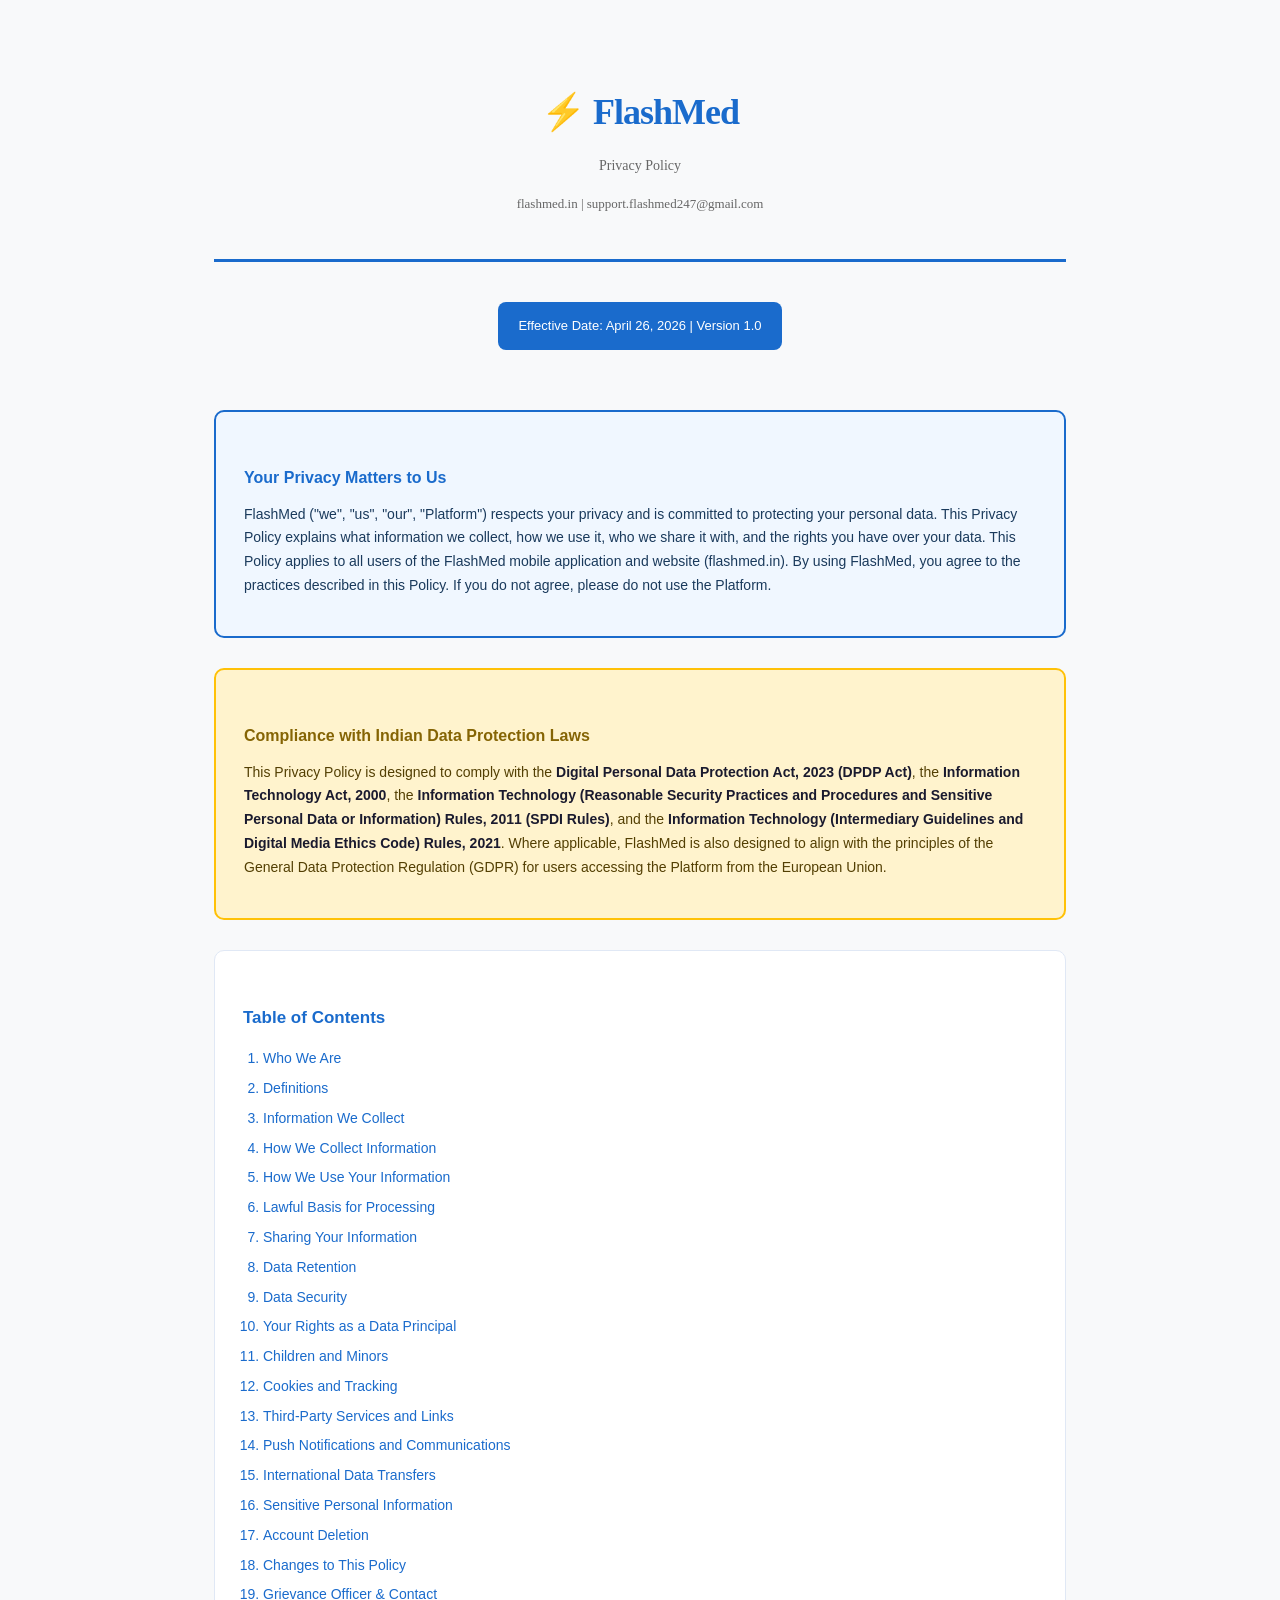
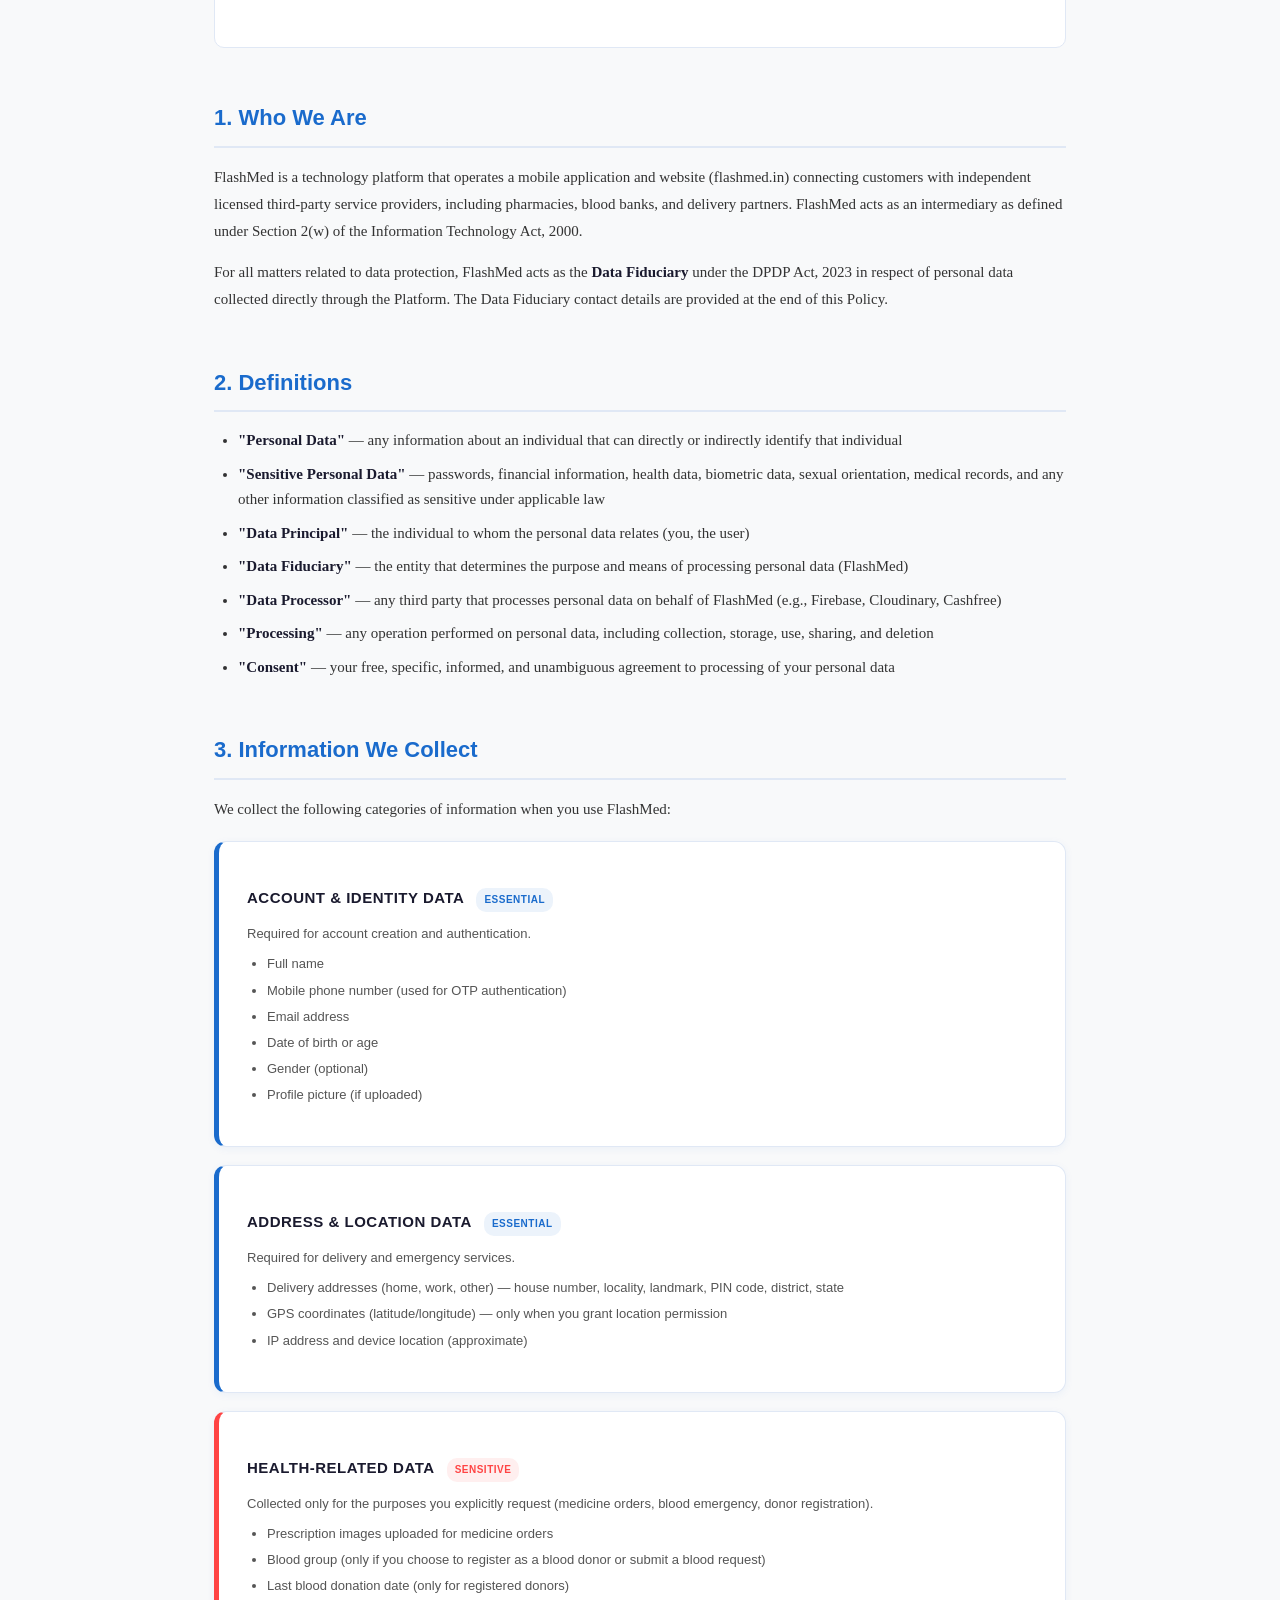
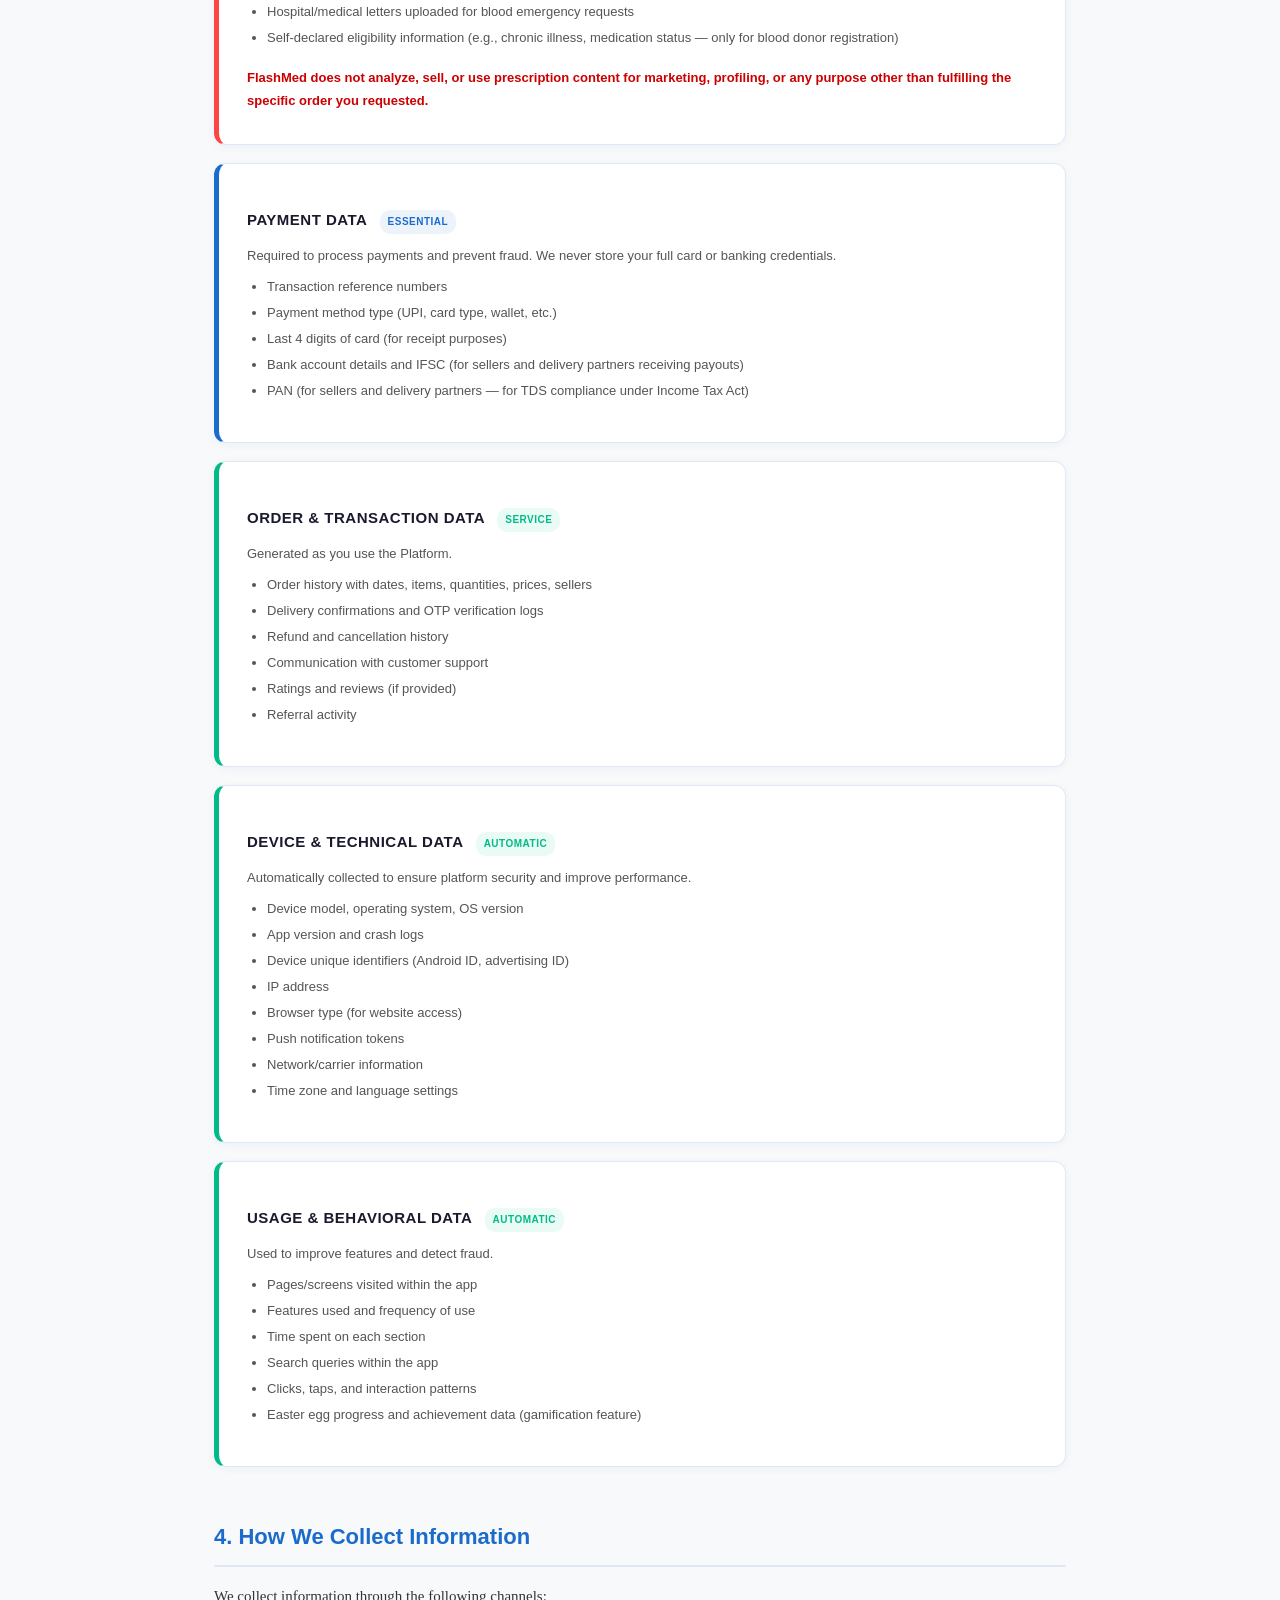
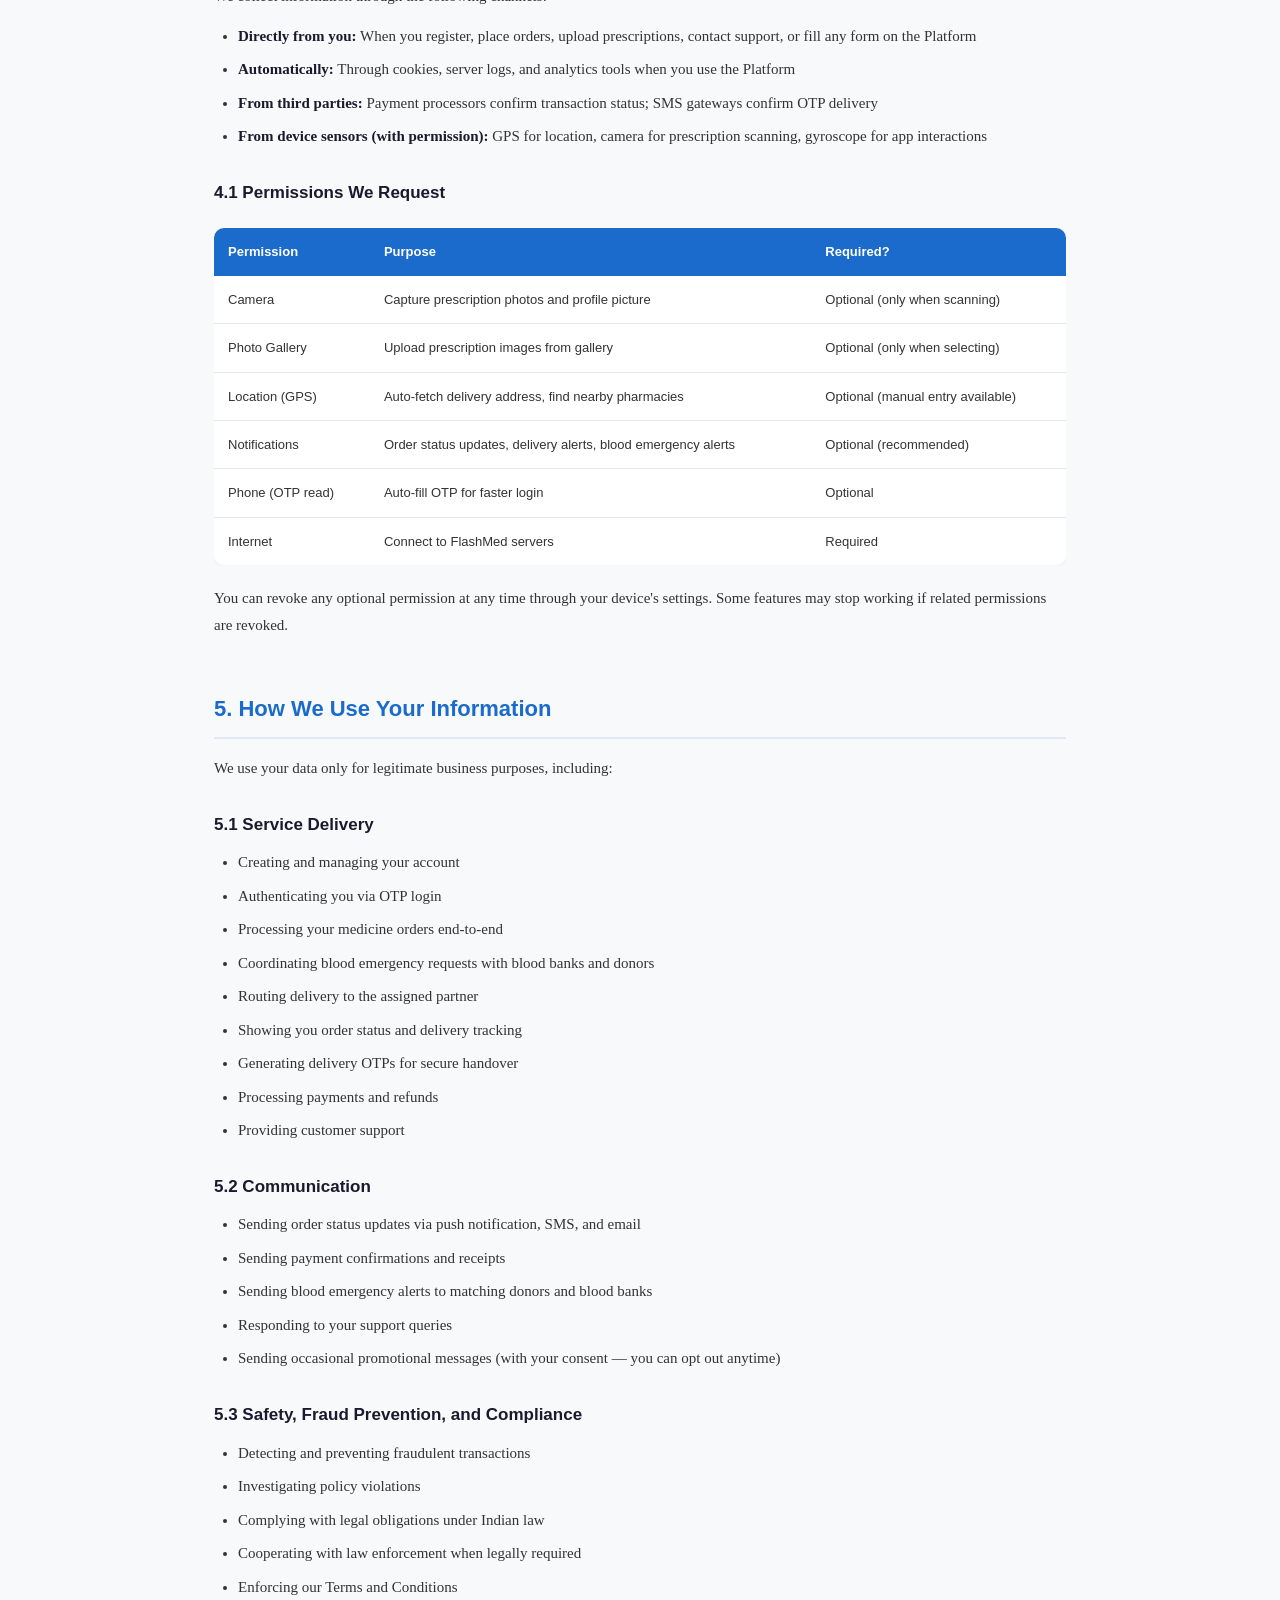
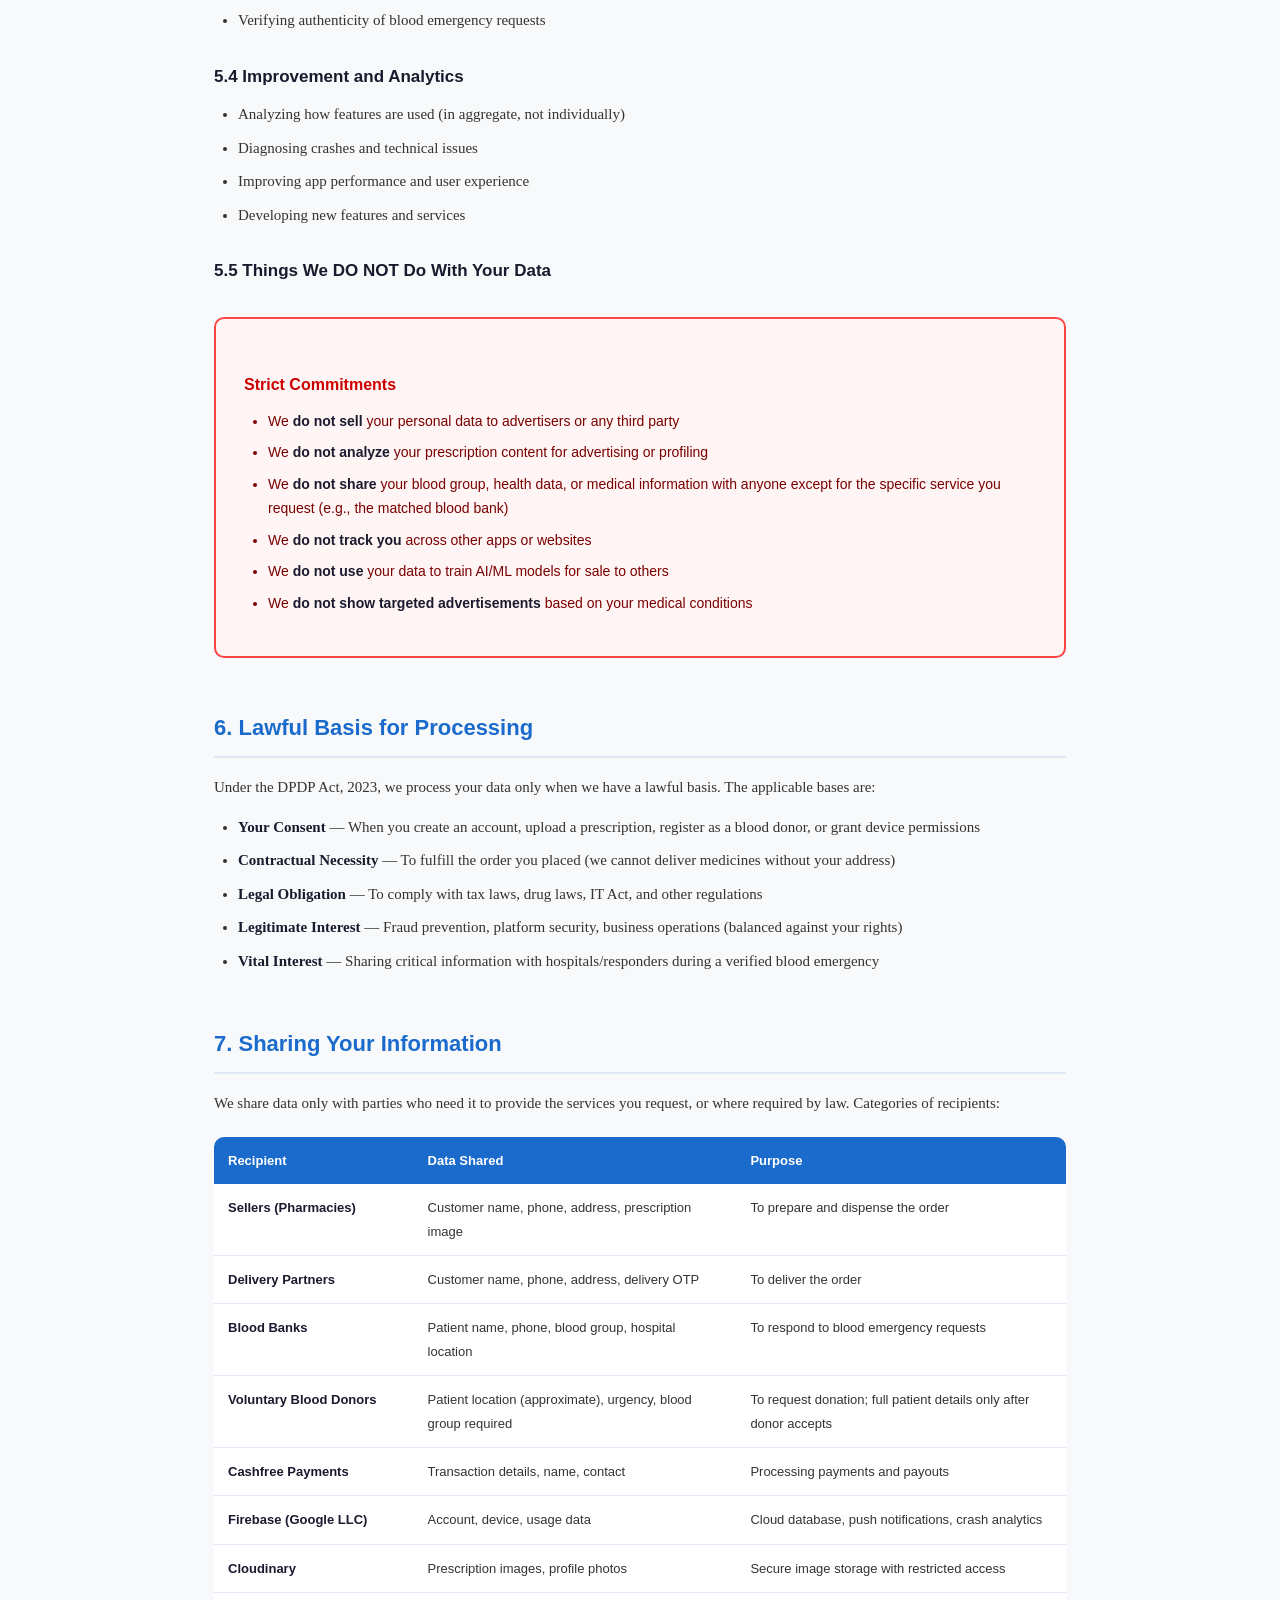
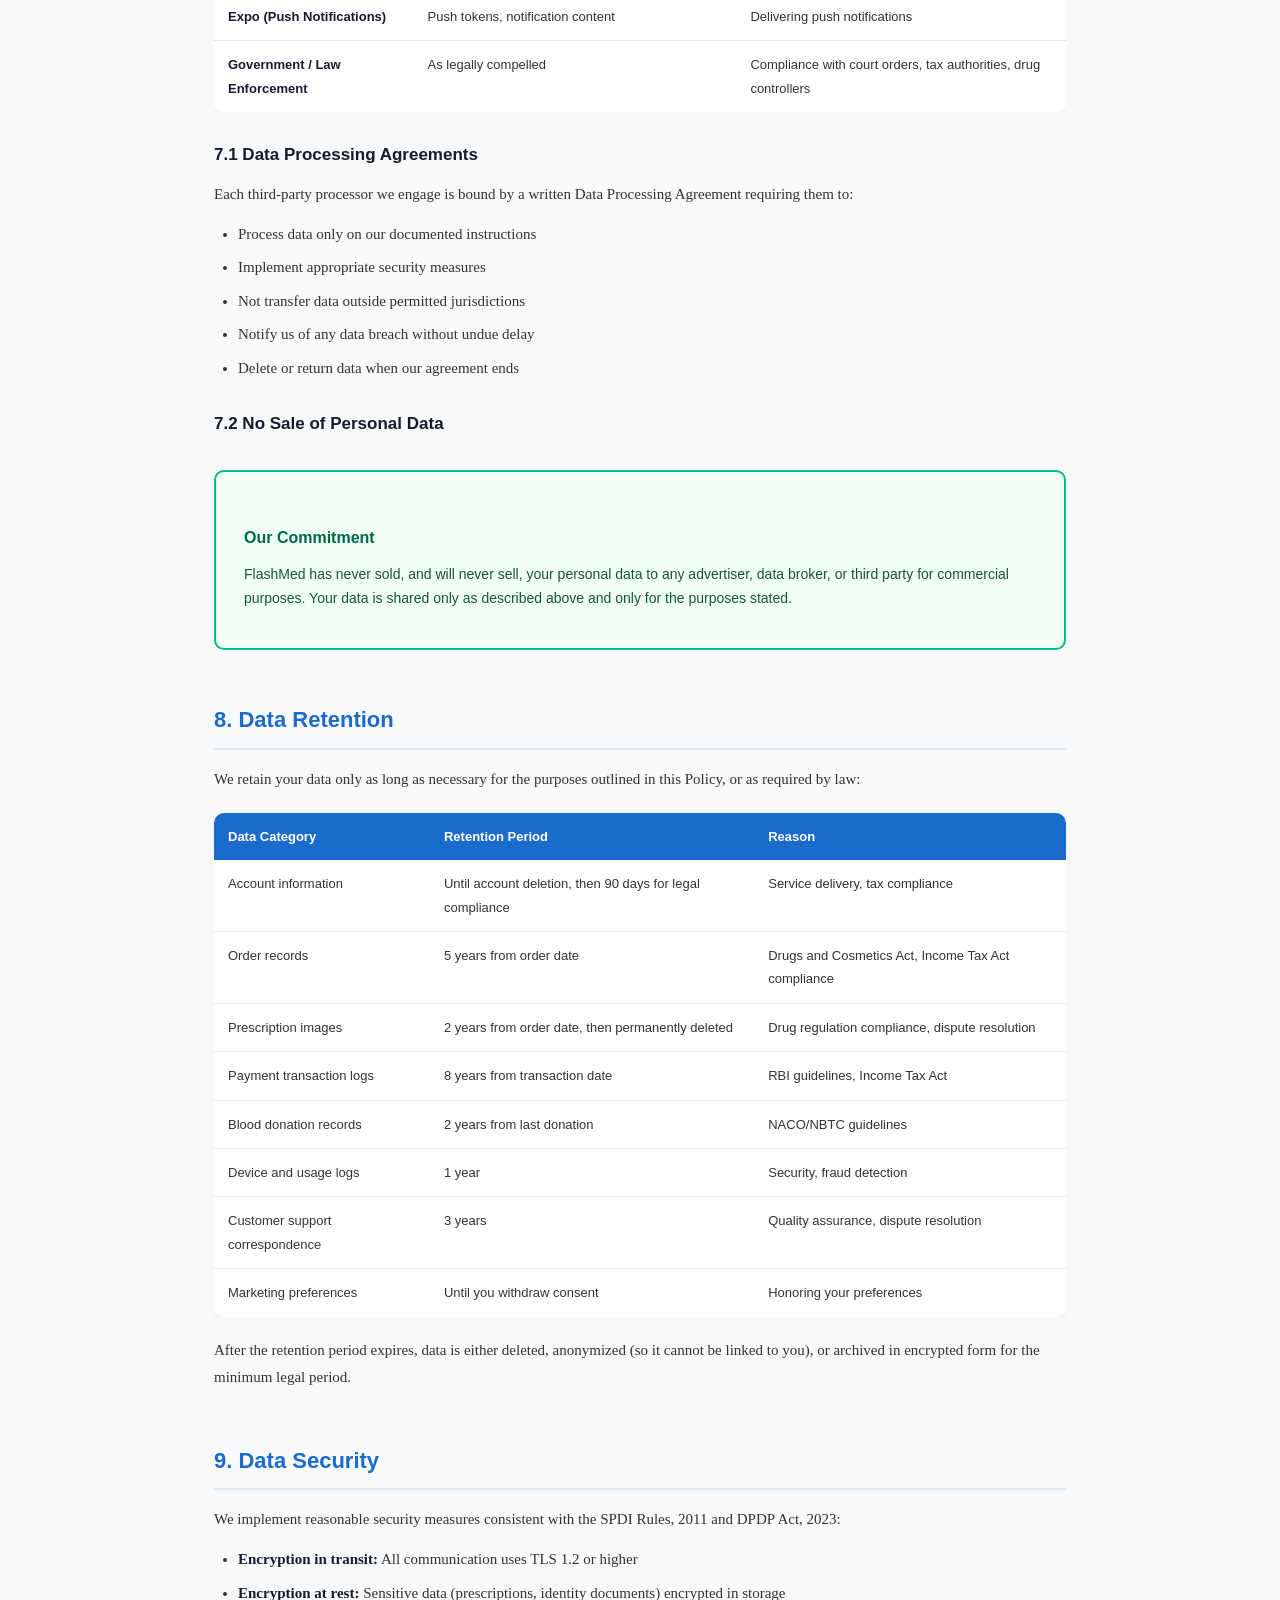
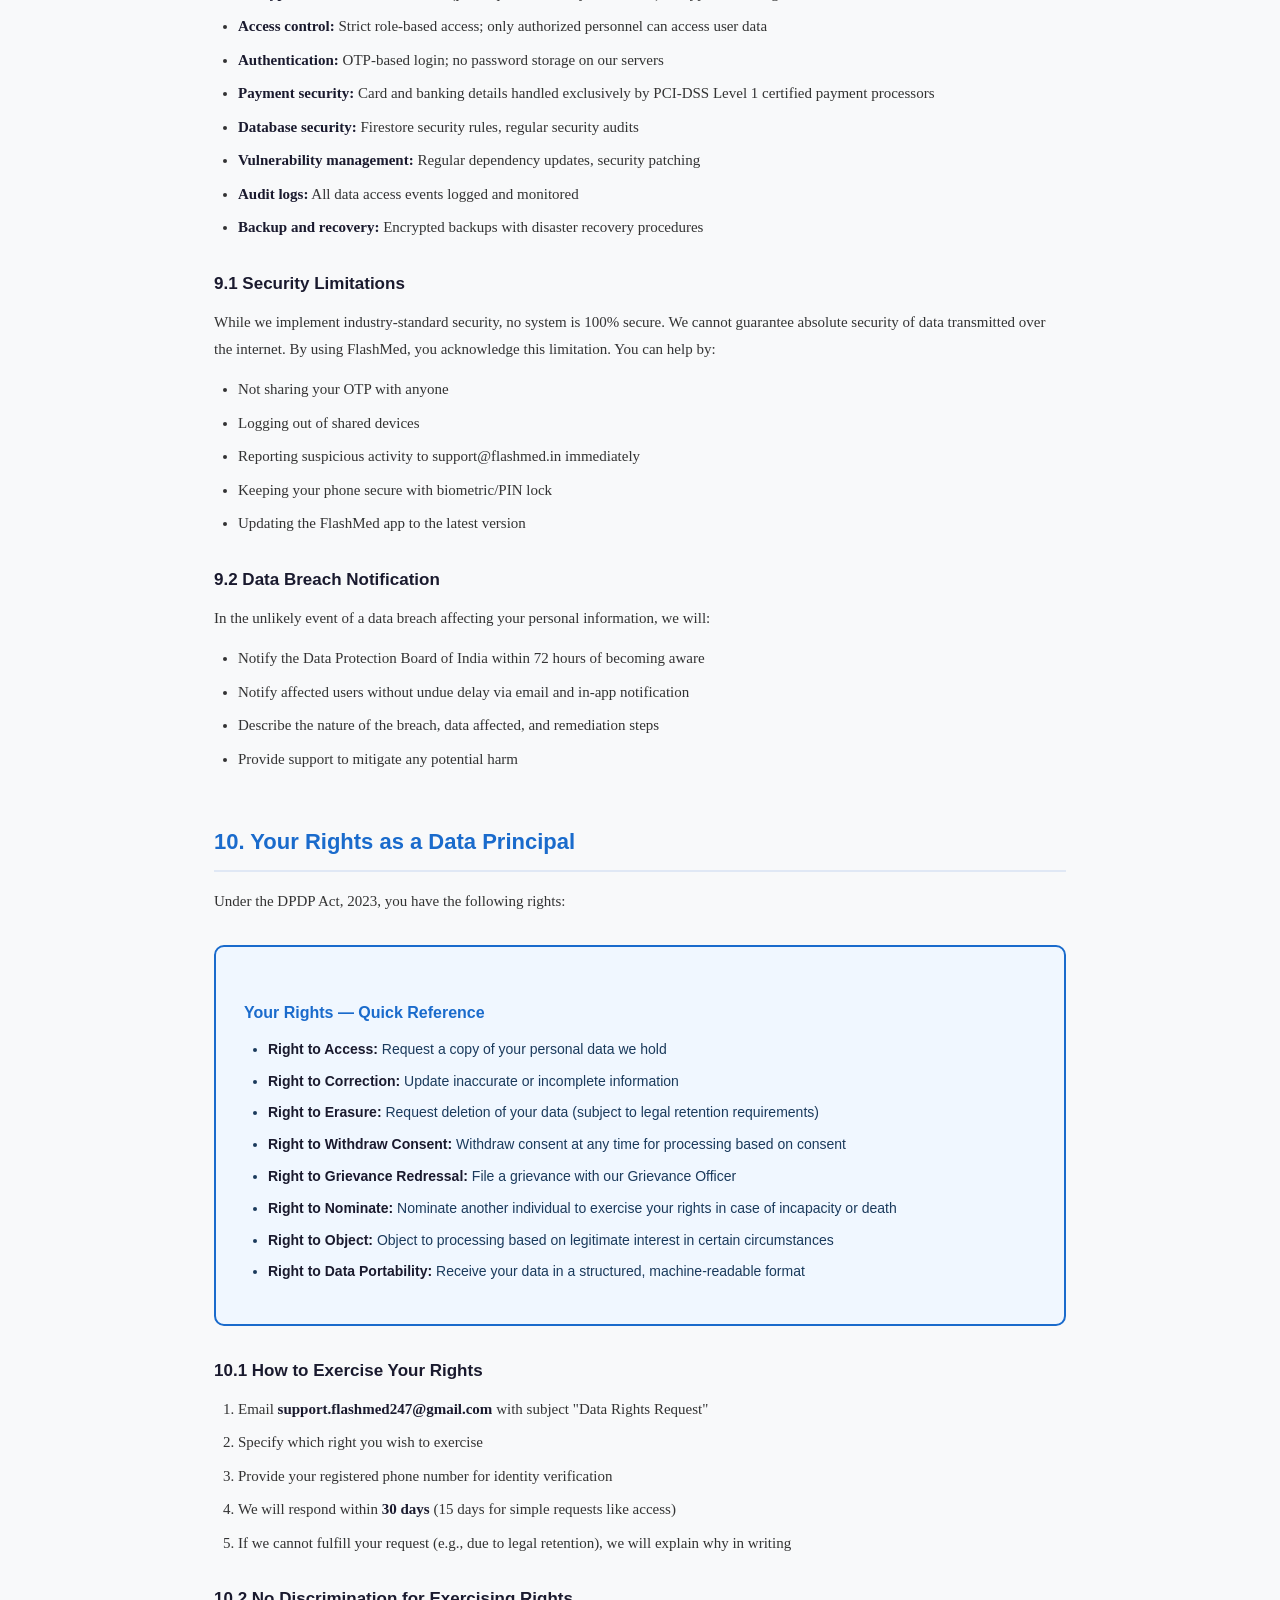
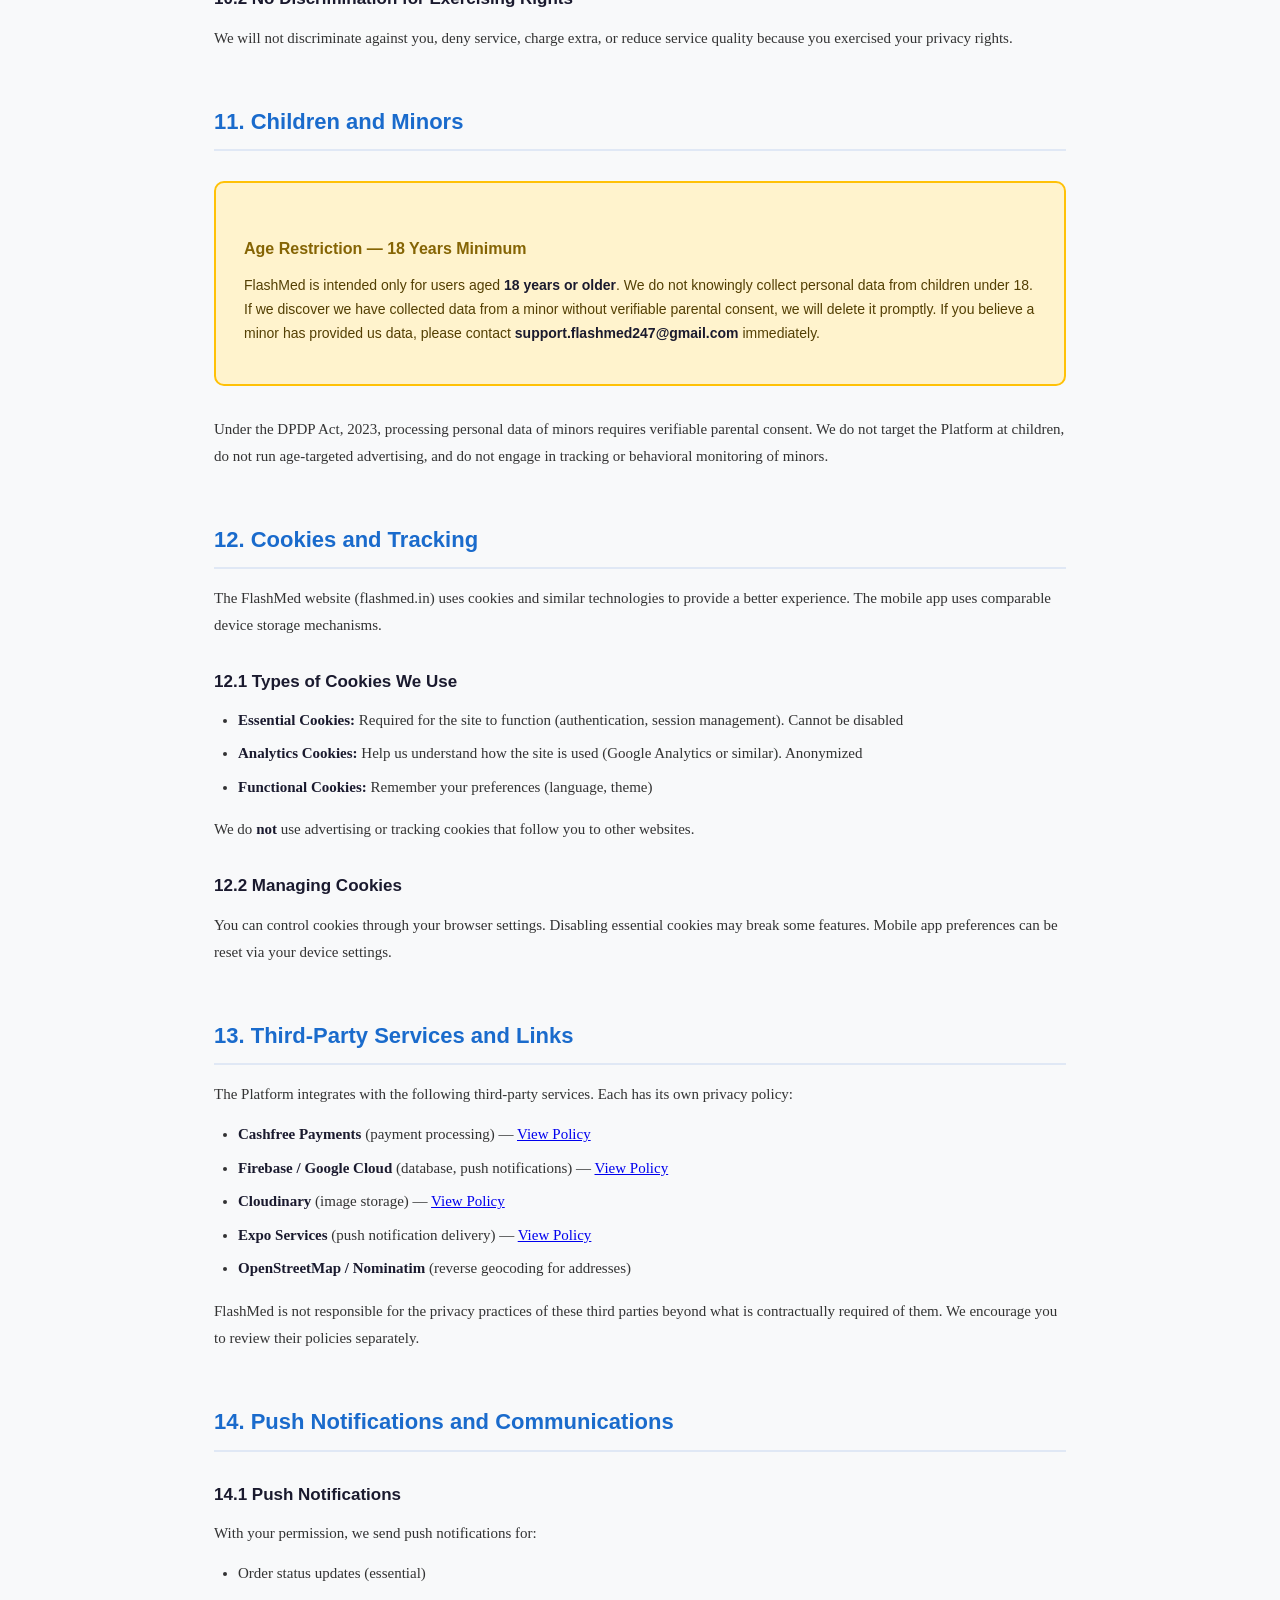
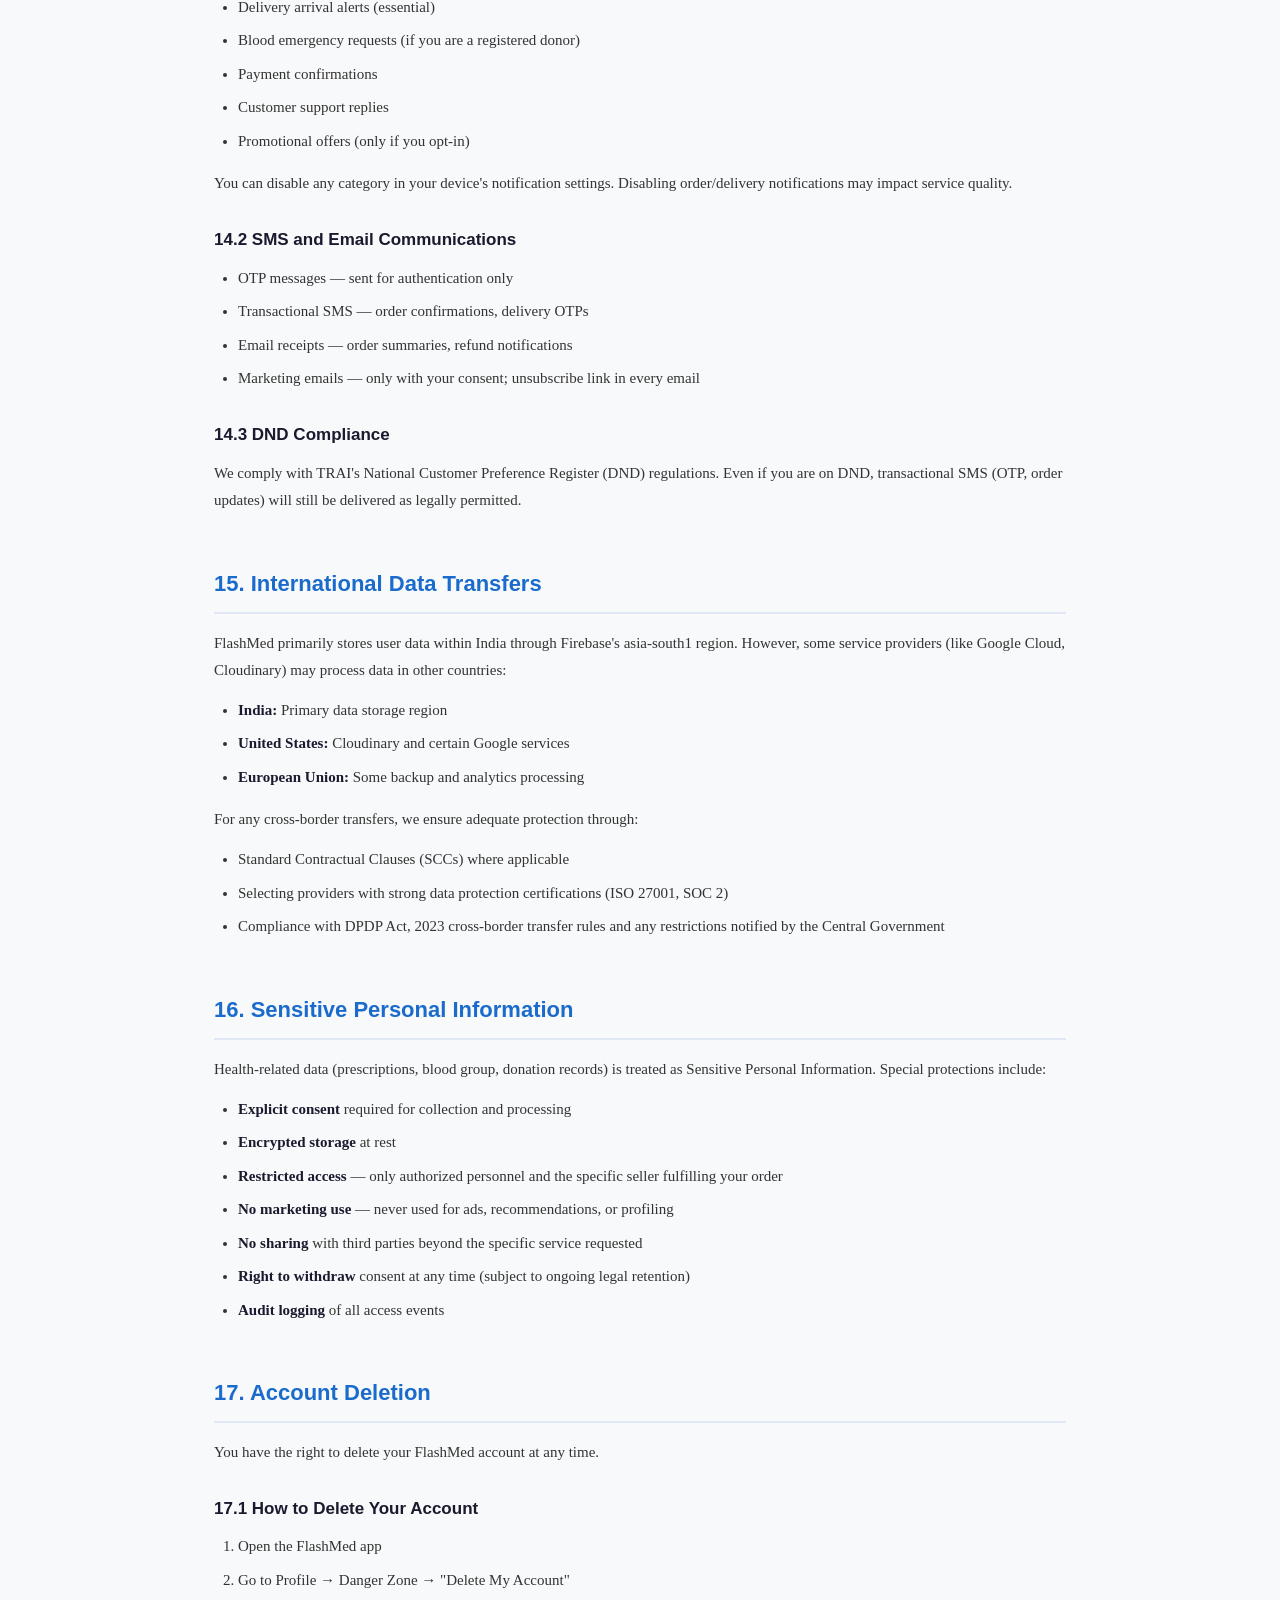
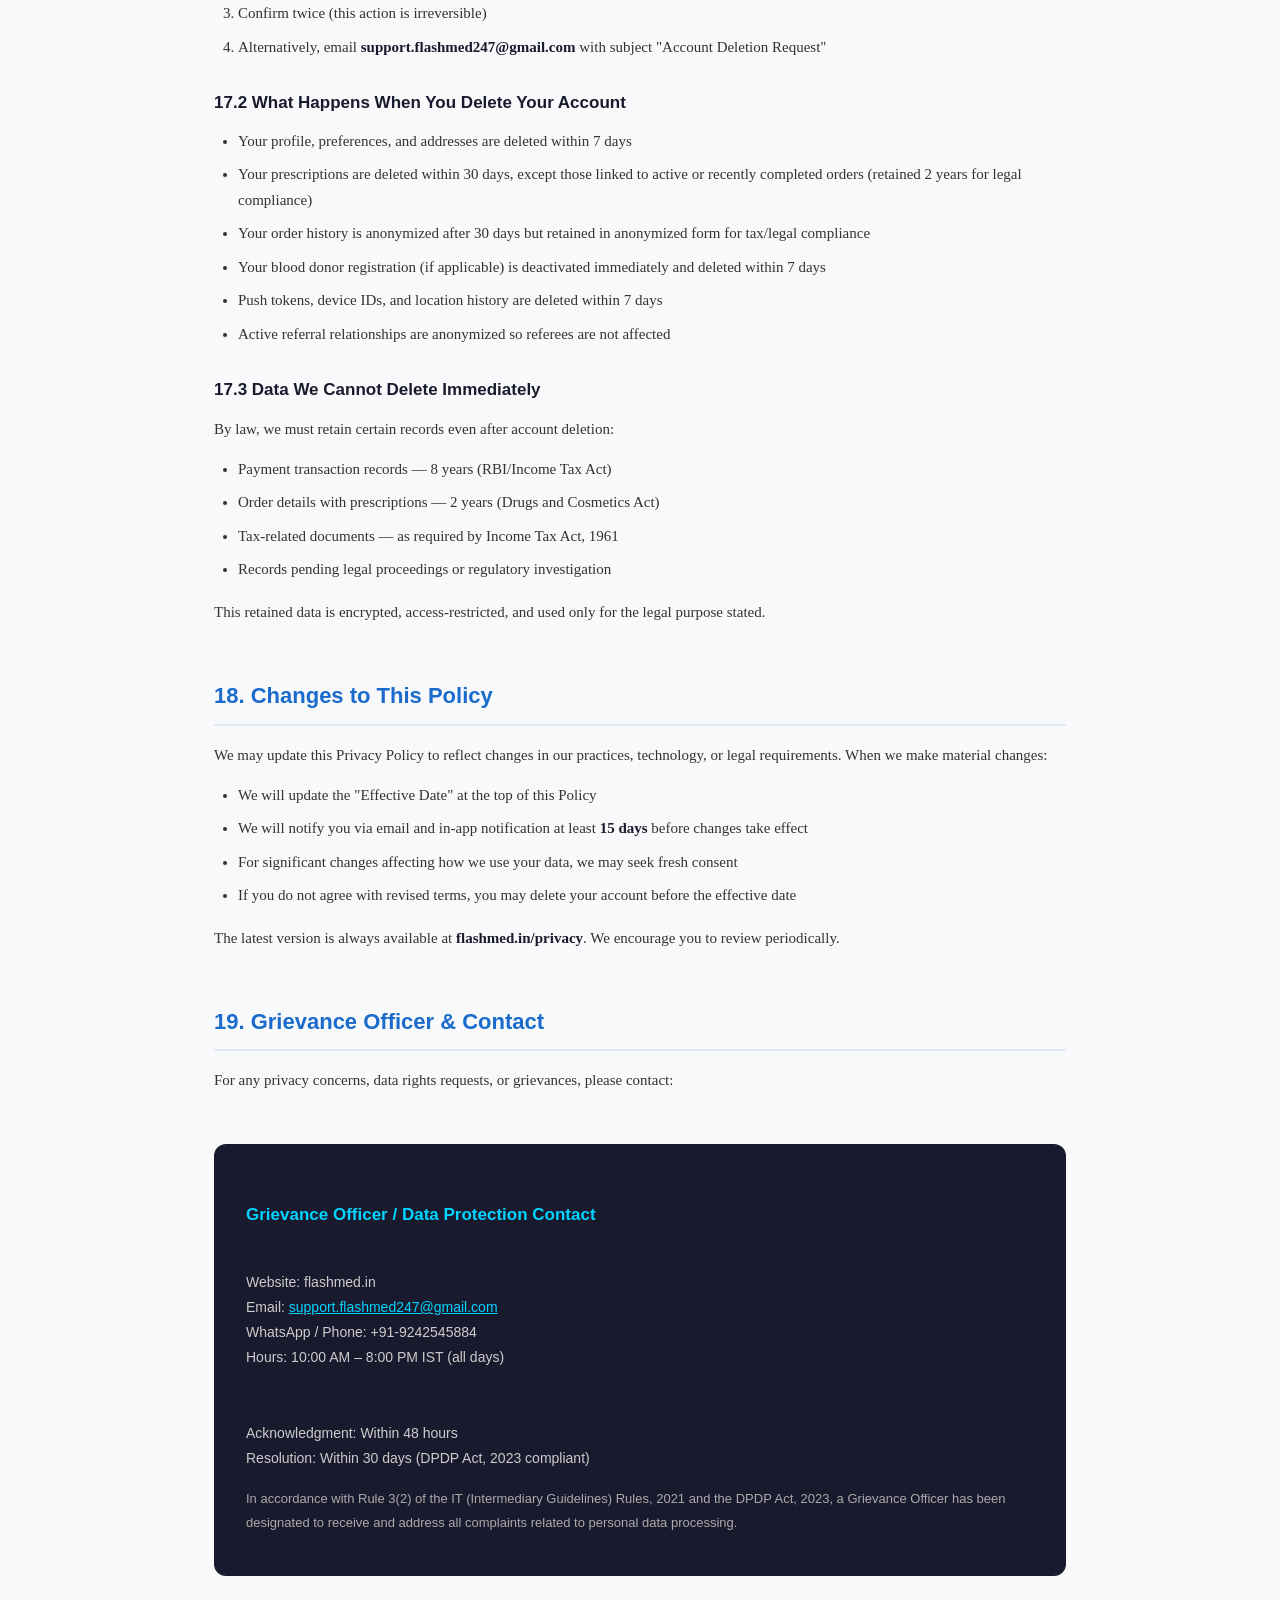
<file: public/privacy-policy.html>
<!DOCTYPE html>
<html lang="en">
<head>
<meta charset="UTF-8">
<meta name="viewport" content="width=device-width, initial-scale=1.0">
<title>FlashMed — Privacy Policy</title>
<style>
  * { margin: 0; padding: 0; box-sizing: border-box; }
  body { font-family: 'Georgia', serif; background: #f8f9fa; color: #1a1a2e; line-height: 1.8; }
  .wrapper { max-width: 900px; margin: 0 auto; padding: 40px 24px 80px; }
  .logo-header { text-align: center; padding: 40px 0 30px; border-bottom: 3px solid #1a6bcc; margin-bottom: 40px; }
  .logo-header h1 { font-size: 36px; color: #1a6bcc; font-weight: 900; letter-spacing: -1px; }
  .logo-header p { color: #666; font-size: 14px; margin-top: 8px; }
  .effective { background: #1a6bcc; color: #fff; padding: 12px 20px; border-radius: 8px; display: inline-block; font-size: 13px; margin-bottom: 30px; font-family: sans-serif; }

  .critical-box { background: #fff3cd; border: 2px solid #ffc107; border-radius: 10px; padding: 24px 28px; margin: 30px 0; }
  .critical-box h3 { color: #856404; font-size: 16px; margin-bottom: 10px; font-family: sans-serif; }
  .critical-box p { color: #533f03; font-size: 14px; font-family: sans-serif; line-height: 1.7; }

  .red-box { background: #fff5f5; border: 2px solid #ff4444; border-radius: 10px; padding: 24px 28px; margin: 30px 0; }
  .red-box h3 { color: #cc0000; font-size: 16px; margin-bottom: 10px; font-family: sans-serif; }
  .red-box p, .red-box li { color: #7a0000; font-size: 14px; font-family: sans-serif; line-height: 1.7; }

  .green-box { background: #f0fff4; border: 2px solid #00bb88; border-radius: 10px; padding: 24px 28px; margin: 30px 0; }
  .green-box h3 { color: #00684a; font-size: 16px; margin-bottom: 10px; font-family: sans-serif; }
  .green-box p, .green-box li { color: #1a5240; font-size: 14px; font-family: sans-serif; line-height: 1.7; }

  .info-box { background: #f0f7ff; border: 2px solid #1a6bcc; border-radius: 10px; padding: 24px 28px; margin: 30px 0; }
  .info-box h3 { color: #1a6bcc; font-size: 16px; margin-bottom: 10px; font-family: sans-serif; }
  .info-box p, .info-box li { color: #1a3a5c; font-size: 14px; font-family: sans-serif; line-height: 1.7; }

  h2 { font-size: 22px; color: #1a6bcc; margin: 50px 0 16px; padding-bottom: 8px; border-bottom: 2px solid #e0e8f5; font-family: sans-serif; }
  h3 { font-size: 17px; color: #1a1a2e; margin: 28px 0 10px; font-family: sans-serif; }
  h4 { font-size: 14px; color: #333; margin: 18px 0 8px; font-family: sans-serif; text-transform: uppercase; letter-spacing: 0.5px; }
  p { font-size: 15px; color: #333; margin-bottom: 14px; }
  ul, ol { padding-left: 24px; margin-bottom: 16px; }
  li { font-size: 15px; color: #333; margin-bottom: 8px; line-height: 1.7; }

  .toc { background: #fff; border: 1px solid #e0e8f5; border-radius: 10px; padding: 24px 28px; margin-bottom: 40px; }
  .toc h3 { color: #1a6bcc; margin-bottom: 14px; font-family: sans-serif; }
  .toc ol { padding-left: 20px; }
  .toc li { font-size: 14px; font-family: sans-serif; margin-bottom: 6px; color: #1a6bcc; }

  .table-container { overflow-x: auto; margin: 20px 0; }
  table { width: 100%; border-collapse: collapse; background: #fff; font-family: sans-serif; font-size: 13px; box-shadow: 0 2px 8px rgba(26,107,204,0.06); border-radius: 10px; overflow: hidden; }
  th { background: #1a6bcc; color: #fff; padding: 12px 14px; text-align: left; font-weight: 600; }
  td { padding: 12px 14px; border-bottom: 1px solid #e0e8f5; vertical-align: top; color: #333; }
  tr:last-child td { border-bottom: none; }
  tr:hover { background: #f8f9fa; }

  .data-card { background: #fff; border: 1px solid #e0e8f5; border-radius: 12px; padding: 24px 28px; margin: 18px 0; box-shadow: 0 2px 8px rgba(26,107,204,0.06); }
  .data-card.essential { border-left: 5px solid #1a6bcc; }
  .data-card.optional { border-left: 5px solid #00bb88; }
  .data-card.sensitive { border-left: 5px solid #ff4444; }
  .data-card h4 { font-size: 15px; color: #1a1a2e; margin-bottom: 10px; }
  .data-card p { font-size: 13px; color: #555; font-family: sans-serif; margin-bottom: 8px; }
  .data-card ul { margin-top: 8px; padding-left: 20px; }
  .data-card li { font-size: 13px; color: #555; font-family: sans-serif; margin-bottom: 4px; }
  .badge { display: inline-block; font-size: 10px; font-weight: 700; padding: 3px 8px; border-radius: 10px; margin-left: 8px; letter-spacing: 0.5px; font-family: sans-serif; }
  .badge-essential { background: #1a6bcc15; color: #1a6bcc; }
  .badge-optional  { background: #00bb8815; color: #00bb88; }
  .badge-sensitive { background: #ff444415; color: #ff4444; }

  .divider { border: none; border-top: 1px solid #e0e8f5; margin: 40px 0; }

  .contact-box { background: #1a1a2e; color: #fff; border-radius: 12px; padding: 28px 32px; margin-top: 50px; }
  .contact-box h3 { color: #00d4ff; margin-bottom: 14px; }
  .contact-box p { color: #ccc; font-family: sans-serif; font-size: 14px; }
  .contact-box a { color: #00d4ff; }

  strong { color: #1a1a2e; }
  @media (max-width: 600px) { .wrapper { padding: 20px 16px 60px; } h2 { font-size: 18px; } table { font-size: 11px; } th, td { padding: 8px; } }
</style>
</head>
<body>
<div class="wrapper">

  <!-- HEADER -->
  <div class="logo-header">
    <h1>⚡ FlashMed</h1>
    <p>Privacy Policy</p>
    <p style="margin-top: 6px; font-size: 13px;">flashmed.in | support.flashmed247@gmail.com</p>
  </div>

  <div style="text-align:center">
    <span class="effective">Effective Date: April 26, 2026 | Version 1.0</span>
  </div>

  <!-- INTRO BOX -->
  <div class="info-box" style="margin-top:30px">
    <h3>Your Privacy Matters to Us</h3>
    <p>FlashMed ("we", "us", "our", "Platform") respects your privacy and is committed to protecting your personal data. This Privacy Policy explains what information we collect, how we use it, who we share it with, and the rights you have over your data. This Policy applies to all users of the FlashMed mobile application and website (flashmed.in). By using FlashMed, you agree to the practices described in this Policy. If you do not agree, please do not use the Platform.</p>
  </div>

  <!-- COMPLIANCE STATEMENT -->
  <div class="critical-box">
    <h3>Compliance with Indian Data Protection Laws</h3>
    <p>This Privacy Policy is designed to comply with the <strong>Digital Personal Data Protection Act, 2023 (DPDP Act)</strong>, the <strong>Information Technology Act, 2000</strong>, the <strong>Information Technology (Reasonable Security Practices and Procedures and Sensitive Personal Data or Information) Rules, 2011 (SPDI Rules)</strong>, and the <strong>Information Technology (Intermediary Guidelines and Digital Media Ethics Code) Rules, 2021</strong>. Where applicable, FlashMed is also designed to align with the principles of the General Data Protection Regulation (GDPR) for users accessing the Platform from the European Union.</p>
  </div>

  <!-- TABLE OF CONTENTS -->
  <div class="toc">
    <h3>Table of Contents</h3>
    <ol>
      <li>Who We Are</li>
      <li>Definitions</li>
      <li>Information We Collect</li>
      <li>How We Collect Information</li>
      <li>How We Use Your Information</li>
      <li>Lawful Basis for Processing</li>
      <li>Sharing Your Information</li>
      <li>Data Retention</li>
      <li>Data Security</li>
      <li>Your Rights as a Data Principal</li>
      <li>Children and Minors</li>
      <li>Cookies and Tracking</li>
      <li>Third-Party Services and Links</li>
      <li>Push Notifications and Communications</li>
      <li>International Data Transfers</li>
      <li>Sensitive Personal Information</li>
      <li>Account Deletion</li>
      <li>Changes to This Policy</li>
      <li>Grievance Officer & Contact</li>
    </ol>
  </div>

  <!-- SECTION 1 -->
  <h2>1. Who We Are</h2>
  <p>FlashMed is a technology platform that operates a mobile application and website (flashmed.in) connecting customers with independent licensed third-party service providers, including pharmacies, blood banks, and delivery partners. FlashMed acts as an intermediary as defined under Section 2(w) of the Information Technology Act, 2000.</p>
  <p>For all matters related to data protection, FlashMed acts as the <strong>Data Fiduciary</strong> under the DPDP Act, 2023 in respect of personal data collected directly through the Platform. The Data Fiduciary contact details are provided at the end of this Policy.</p>

  <!-- SECTION 2 -->
  <h2>2. Definitions</h2>
  <ul>
    <li><strong>"Personal Data"</strong> — any information about an individual that can directly or indirectly identify that individual</li>
    <li><strong>"Sensitive Personal Data"</strong> — passwords, financial information, health data, biometric data, sexual orientation, medical records, and any other information classified as sensitive under applicable law</li>
    <li><strong>"Data Principal"</strong> — the individual to whom the personal data relates (you, the user)</li>
    <li><strong>"Data Fiduciary"</strong> — the entity that determines the purpose and means of processing personal data (FlashMed)</li>
    <li><strong>"Data Processor"</strong> — any third party that processes personal data on behalf of FlashMed (e.g., Firebase, Cloudinary, Cashfree)</li>
    <li><strong>"Processing"</strong> — any operation performed on personal data, including collection, storage, use, sharing, and deletion</li>
    <li><strong>"Consent"</strong> — your free, specific, informed, and unambiguous agreement to processing of your personal data</li>
  </ul>

  <!-- SECTION 3 -->
  <h2>3. Information We Collect</h2>
  <p>We collect the following categories of information when you use FlashMed:</p>

  <div class="data-card essential">
    <h4>Account & Identity Data <span class="badge badge-essential">Essential</span></h4>
    <p>Required for account creation and authentication.</p>
    <ul>
      <li>Full name</li>
      <li>Mobile phone number (used for OTP authentication)</li>
      <li>Email address</li>
      <li>Date of birth or age</li>
      <li>Gender (optional)</li>
      <li>Profile picture (if uploaded)</li>
    </ul>
  </div>

  <div class="data-card essential">
    <h4>Address & Location Data <span class="badge badge-essential">Essential</span></h4>
    <p>Required for delivery and emergency services.</p>
    <ul>
      <li>Delivery addresses (home, work, other) — house number, locality, landmark, PIN code, district, state</li>
      <li>GPS coordinates (latitude/longitude) — only when you grant location permission</li>
      <li>IP address and device location (approximate)</li>
    </ul>
  </div>

  <div class="data-card sensitive">
    <h4>Health-Related Data <span class="badge badge-sensitive">Sensitive</span></h4>
    <p>Collected only for the purposes you explicitly request (medicine orders, blood emergency, donor registration).</p>
    <ul>
      <li>Prescription images uploaded for medicine orders</li>
      <li>Blood group (only if you choose to register as a blood donor or submit a blood request)</li>
      <li>Last blood donation date (only for registered donors)</li>
      <li>Hospital/medical letters uploaded for blood emergency requests</li>
      <li>Self-declared eligibility information (e.g., chronic illness, medication status — only for blood donor registration)</li>
    </ul>
    <p style="color:#cc0000;font-weight:600;margin-top:10px">FlashMed does not analyze, sell, or use prescription content for marketing, profiling, or any purpose other than fulfilling the specific order you requested.</p>
  </div>

  <div class="data-card essential">
    <h4>Payment Data <span class="badge badge-essential">Essential</span></h4>
    <p>Required to process payments and prevent fraud. We never store your full card or banking credentials.</p>
    <ul>
      <li>Transaction reference numbers</li>
      <li>Payment method type (UPI, card type, wallet, etc.)</li>
      <li>Last 4 digits of card (for receipt purposes)</li>
      <li>Bank account details and IFSC (for sellers and delivery partners receiving payouts)</li>
      <li>PAN (for sellers and delivery partners — for TDS compliance under Income Tax Act)</li>
    </ul>
  </div>

  <div class="data-card optional">
    <h4>Order & Transaction Data <span class="badge badge-optional">Service</span></h4>
    <p>Generated as you use the Platform.</p>
    <ul>
      <li>Order history with dates, items, quantities, prices, sellers</li>
      <li>Delivery confirmations and OTP verification logs</li>
      <li>Refund and cancellation history</li>
      <li>Communication with customer support</li>
      <li>Ratings and reviews (if provided)</li>
      <li>Referral activity</li>
    </ul>
  </div>

  <div class="data-card optional">
    <h4>Device & Technical Data <span class="badge badge-optional">Automatic</span></h4>
    <p>Automatically collected to ensure platform security and improve performance.</p>
    <ul>
      <li>Device model, operating system, OS version</li>
      <li>App version and crash logs</li>
      <li>Device unique identifiers (Android ID, advertising ID)</li>
      <li>IP address</li>
      <li>Browser type (for website access)</li>
      <li>Push notification tokens</li>
      <li>Network/carrier information</li>
      <li>Time zone and language settings</li>
    </ul>
  </div>

  <div class="data-card optional">
    <h4>Usage & Behavioral Data <span class="badge badge-optional">Automatic</span></h4>
    <p>Used to improve features and detect fraud.</p>
    <ul>
      <li>Pages/screens visited within the app</li>
      <li>Features used and frequency of use</li>
      <li>Time spent on each section</li>
      <li>Search queries within the app</li>
      <li>Clicks, taps, and interaction patterns</li>
      <li>Easter egg progress and achievement data (gamification feature)</li>
    </ul>
  </div>

  <!-- SECTION 4 -->
  <h2>4. How We Collect Information</h2>
  <p>We collect information through the following channels:</p>
  <ul>
    <li><strong>Directly from you:</strong> When you register, place orders, upload prescriptions, contact support, or fill any form on the Platform</li>
    <li><strong>Automatically:</strong> Through cookies, server logs, and analytics tools when you use the Platform</li>
    <li><strong>From third parties:</strong> Payment processors confirm transaction status; SMS gateways confirm OTP delivery</li>
    <li><strong>From device sensors (with permission):</strong> GPS for location, camera for prescription scanning, gyroscope for app interactions</li>
  </ul>

  <h3>4.1 Permissions We Request</h3>
  <div class="table-container">
    <table>
      <thead>
        <tr><th>Permission</th><th>Purpose</th><th>Required?</th></tr>
      </thead>
      <tbody>
        <tr><td>Camera</td><td>Capture prescription photos and profile picture</td><td>Optional (only when scanning)</td></tr>
        <tr><td>Photo Gallery</td><td>Upload prescription images from gallery</td><td>Optional (only when selecting)</td></tr>
        <tr><td>Location (GPS)</td><td>Auto-fetch delivery address, find nearby pharmacies</td><td>Optional (manual entry available)</td></tr>
        <tr><td>Notifications</td><td>Order status updates, delivery alerts, blood emergency alerts</td><td>Optional (recommended)</td></tr>
        <tr><td>Phone (OTP read)</td><td>Auto-fill OTP for faster login</td><td>Optional</td></tr>
        <tr><td>Internet</td><td>Connect to FlashMed servers</td><td>Required</td></tr>
      </tbody>
    </table>
  </div>
  <p>You can revoke any optional permission at any time through your device's settings. Some features may stop working if related permissions are revoked.</p>

  <!-- SECTION 5 -->
  <h2>5. How We Use Your Information</h2>
  <p>We use your data only for legitimate business purposes, including:</p>

  <h3>5.1 Service Delivery</h3>
  <ul>
    <li>Creating and managing your account</li>
    <li>Authenticating you via OTP login</li>
    <li>Processing your medicine orders end-to-end</li>
    <li>Coordinating blood emergency requests with blood banks and donors</li>
    <li>Routing delivery to the assigned partner</li>
    <li>Showing you order status and delivery tracking</li>
    <li>Generating delivery OTPs for secure handover</li>
    <li>Processing payments and refunds</li>
    <li>Providing customer support</li>
  </ul>

  <h3>5.2 Communication</h3>
  <ul>
    <li>Sending order status updates via push notification, SMS, and email</li>
    <li>Sending payment confirmations and receipts</li>
    <li>Sending blood emergency alerts to matching donors and blood banks</li>
    <li>Responding to your support queries</li>
    <li>Sending occasional promotional messages (with your consent — you can opt out anytime)</li>
  </ul>

  <h3>5.3 Safety, Fraud Prevention, and Compliance</h3>
  <ul>
    <li>Detecting and preventing fraudulent transactions</li>
    <li>Investigating policy violations</li>
    <li>Complying with legal obligations under Indian law</li>
    <li>Cooperating with law enforcement when legally required</li>
    <li>Enforcing our Terms and Conditions</li>
    <li>Verifying authenticity of blood emergency requests</li>
  </ul>

  <h3>5.4 Improvement and Analytics</h3>
  <ul>
    <li>Analyzing how features are used (in aggregate, not individually)</li>
    <li>Diagnosing crashes and technical issues</li>
    <li>Improving app performance and user experience</li>
    <li>Developing new features and services</li>
  </ul>

  <h3>5.5 Things We DO NOT Do With Your Data</h3>
  <div class="red-box">
    <h3>Strict Commitments</h3>
    <ul>
      <li>We <strong>do not sell</strong> your personal data to advertisers or any third party</li>
      <li>We <strong>do not analyze</strong> your prescription content for advertising or profiling</li>
      <li>We <strong>do not share</strong> your blood group, health data, or medical information with anyone except for the specific service you request (e.g., the matched blood bank)</li>
      <li>We <strong>do not track you</strong> across other apps or websites</li>
      <li>We <strong>do not use</strong> your data to train AI/ML models for sale to others</li>
      <li>We <strong>do not show targeted advertisements</strong> based on your medical conditions</li>
    </ul>
  </div>

  <!-- SECTION 6 -->
  <h2>6. Lawful Basis for Processing</h2>
  <p>Under the DPDP Act, 2023, we process your data only when we have a lawful basis. The applicable bases are:</p>
  <ul>
    <li><strong>Your Consent</strong> — When you create an account, upload a prescription, register as a blood donor, or grant device permissions</li>
    <li><strong>Contractual Necessity</strong> — To fulfill the order you placed (we cannot deliver medicines without your address)</li>
    <li><strong>Legal Obligation</strong> — To comply with tax laws, drug laws, IT Act, and other regulations</li>
    <li><strong>Legitimate Interest</strong> — Fraud prevention, platform security, business operations (balanced against your rights)</li>
    <li><strong>Vital Interest</strong> — Sharing critical information with hospitals/responders during a verified blood emergency</li>
  </ul>

  <!-- SECTION 7 -->
  <h2>7. Sharing Your Information</h2>
  <p>We share data only with parties who need it to provide the services you request, or where required by law. Categories of recipients:</p>

  <div class="table-container">
    <table>
      <thead>
        <tr><th>Recipient</th><th>Data Shared</th><th>Purpose</th></tr>
      </thead>
      <tbody>
        <tr>
          <td><strong>Sellers (Pharmacies)</strong></td>
          <td>Customer name, phone, address, prescription image</td>
          <td>To prepare and dispense the order</td>
        </tr>
        <tr>
          <td><strong>Delivery Partners</strong></td>
          <td>Customer name, phone, address, delivery OTP</td>
          <td>To deliver the order</td>
        </tr>
        <tr>
          <td><strong>Blood Banks</strong></td>
          <td>Patient name, phone, blood group, hospital location</td>
          <td>To respond to blood emergency requests</td>
        </tr>
        <tr>
          <td><strong>Voluntary Blood Donors</strong></td>
          <td>Patient location (approximate), urgency, blood group required</td>
          <td>To request donation; full patient details only after donor accepts</td>
        </tr>
        <tr>
          <td><strong>Cashfree Payments</strong></td>
          <td>Transaction details, name, contact</td>
          <td>Processing payments and payouts</td>
        </tr>
        <tr>
          <td><strong>Firebase (Google LLC)</strong></td>
          <td>Account, device, usage data</td>
          <td>Cloud database, push notifications, crash analytics</td>
        </tr>
        <tr>
          <td><strong>Cloudinary</strong></td>
          <td>Prescription images, profile photos</td>
          <td>Secure image storage with restricted access</td>
        </tr>
        <tr>
          <td><strong>Expo (Push Notifications)</strong></td>
          <td>Push tokens, notification content</td>
          <td>Delivering push notifications</td>
        </tr>
        <tr>
          <td><strong>Government / Law Enforcement</strong></td>
          <td>As legally compelled</td>
          <td>Compliance with court orders, tax authorities, drug controllers</td>
        </tr>
      </tbody>
    </table>
  </div>

  <h3>7.1 Data Processing Agreements</h3>
  <p>Each third-party processor we engage is bound by a written Data Processing Agreement requiring them to:</p>
  <ul>
    <li>Process data only on our documented instructions</li>
    <li>Implement appropriate security measures</li>
    <li>Not transfer data outside permitted jurisdictions</li>
    <li>Notify us of any data breach without undue delay</li>
    <li>Delete or return data when our agreement ends</li>
  </ul>

  <h3>7.2 No Sale of Personal Data</h3>
  <div class="green-box">
    <h3>Our Commitment</h3>
    <p>FlashMed has never sold, and will never sell, your personal data to any advertiser, data broker, or third party for commercial purposes. Your data is shared only as described above and only for the purposes stated.</p>
  </div>

  <!-- SECTION 8 -->
  <h2>8. Data Retention</h2>
  <p>We retain your data only as long as necessary for the purposes outlined in this Policy, or as required by law:</p>

  <div class="table-container">
    <table>
      <thead><tr><th>Data Category</th><th>Retention Period</th><th>Reason</th></tr></thead>
      <tbody>
        <tr><td>Account information</td><td>Until account deletion, then 90 days for legal compliance</td><td>Service delivery, tax compliance</td></tr>
        <tr><td>Order records</td><td>5 years from order date</td><td>Drugs and Cosmetics Act, Income Tax Act compliance</td></tr>
        <tr><td>Prescription images</td><td>2 years from order date, then permanently deleted</td><td>Drug regulation compliance, dispute resolution</td></tr>
        <tr><td>Payment transaction logs</td><td>8 years from transaction date</td><td>RBI guidelines, Income Tax Act</td></tr>
        <tr><td>Blood donation records</td><td>2 years from last donation</td><td>NACO/NBTC guidelines</td></tr>
        <tr><td>Device and usage logs</td><td>1 year</td><td>Security, fraud detection</td></tr>
        <tr><td>Customer support correspondence</td><td>3 years</td><td>Quality assurance, dispute resolution</td></tr>
        <tr><td>Marketing preferences</td><td>Until you withdraw consent</td><td>Honoring your preferences</td></tr>
      </tbody>
    </table>
  </div>

  <p>After the retention period expires, data is either deleted, anonymized (so it cannot be linked to you), or archived in encrypted form for the minimum legal period.</p>

  <!-- SECTION 9 -->
  <h2>9. Data Security</h2>
  <p>We implement reasonable security measures consistent with the SPDI Rules, 2011 and DPDP Act, 2023:</p>
  <ul>
    <li><strong>Encryption in transit:</strong> All communication uses TLS 1.2 or higher</li>
    <li><strong>Encryption at rest:</strong> Sensitive data (prescriptions, identity documents) encrypted in storage</li>
    <li><strong>Access control:</strong> Strict role-based access; only authorized personnel can access user data</li>
    <li><strong>Authentication:</strong> OTP-based login; no password storage on our servers</li>
    <li><strong>Payment security:</strong> Card and banking details handled exclusively by PCI-DSS Level 1 certified payment processors</li>
    <li><strong>Database security:</strong> Firestore security rules, regular security audits</li>
    <li><strong>Vulnerability management:</strong> Regular dependency updates, security patching</li>
    <li><strong>Audit logs:</strong> All data access events logged and monitored</li>
    <li><strong>Backup and recovery:</strong> Encrypted backups with disaster recovery procedures</li>
  </ul>

  <h3>9.1 Security Limitations</h3>
  <p>While we implement industry-standard security, no system is 100% secure. We cannot guarantee absolute security of data transmitted over the internet. By using FlashMed, you acknowledge this limitation. You can help by:</p>
  <ul>
    <li>Not sharing your OTP with anyone</li>
    <li>Logging out of shared devices</li>
    <li>Reporting suspicious activity to support@flashmed.in immediately</li>
    <li>Keeping your phone secure with biometric/PIN lock</li>
    <li>Updating the FlashMed app to the latest version</li>
  </ul>

  <h3>9.2 Data Breach Notification</h3>
  <p>In the unlikely event of a data breach affecting your personal information, we will:</p>
  <ul>
    <li>Notify the Data Protection Board of India within 72 hours of becoming aware</li>
    <li>Notify affected users without undue delay via email and in-app notification</li>
    <li>Describe the nature of the breach, data affected, and remediation steps</li>
    <li>Provide support to mitigate any potential harm</li>
  </ul>

  <!-- SECTION 10 -->
  <h2>10. Your Rights as a Data Principal</h2>
  <p>Under the DPDP Act, 2023, you have the following rights:</p>

  <div class="info-box">
    <h3>Your Rights — Quick Reference</h3>
    <ul>
      <li><strong>Right to Access:</strong> Request a copy of your personal data we hold</li>
      <li><strong>Right to Correction:</strong> Update inaccurate or incomplete information</li>
      <li><strong>Right to Erasure:</strong> Request deletion of your data (subject to legal retention requirements)</li>
      <li><strong>Right to Withdraw Consent:</strong> Withdraw consent at any time for processing based on consent</li>
      <li><strong>Right to Grievance Redressal:</strong> File a grievance with our Grievance Officer</li>
      <li><strong>Right to Nominate:</strong> Nominate another individual to exercise your rights in case of incapacity or death</li>
      <li><strong>Right to Object:</strong> Object to processing based on legitimate interest in certain circumstances</li>
      <li><strong>Right to Data Portability:</strong> Receive your data in a structured, machine-readable format</li>
    </ul>
  </div>

  <h3>10.1 How to Exercise Your Rights</h3>
  <ol>
    <li>Email <strong>support.flashmed247@gmail.com</strong> with subject "Data Rights Request"</li>
    <li>Specify which right you wish to exercise</li>
    <li>Provide your registered phone number for identity verification</li>
    <li>We will respond within <strong>30 days</strong> (15 days for simple requests like access)</li>
    <li>If we cannot fulfill your request (e.g., due to legal retention), we will explain why in writing</li>
  </ol>

  <h3>10.2 No Discrimination for Exercising Rights</h3>
  <p>We will not discriminate against you, deny service, charge extra, or reduce service quality because you exercised your privacy rights.</p>

  <!-- SECTION 11 -->
  <h2>11. Children and Minors</h2>
  <div class="critical-box">
    <h3>Age Restriction — 18 Years Minimum</h3>
    <p>FlashMed is intended only for users aged <strong>18 years or older</strong>. We do not knowingly collect personal data from children under 18. If we discover we have collected data from a minor without verifiable parental consent, we will delete it promptly. If you believe a minor has provided us data, please contact <strong>support.flashmed247@gmail.com</strong> immediately.</p>
  </div>
  <p>Under the DPDP Act, 2023, processing personal data of minors requires verifiable parental consent. We do not target the Platform at children, do not run age-targeted advertising, and do not engage in tracking or behavioral monitoring of minors.</p>

  <!-- SECTION 12 -->
  <h2>12. Cookies and Tracking</h2>
  <p>The FlashMed website (flashmed.in) uses cookies and similar technologies to provide a better experience. The mobile app uses comparable device storage mechanisms.</p>

  <h3>12.1 Types of Cookies We Use</h3>
  <ul>
    <li><strong>Essential Cookies:</strong> Required for the site to function (authentication, session management). Cannot be disabled</li>
    <li><strong>Analytics Cookies:</strong> Help us understand how the site is used (Google Analytics or similar). Anonymized</li>
    <li><strong>Functional Cookies:</strong> Remember your preferences (language, theme)</li>
  </ul>
  <p>We do <strong>not</strong> use advertising or tracking cookies that follow you to other websites.</p>

  <h3>12.2 Managing Cookies</h3>
  <p>You can control cookies through your browser settings. Disabling essential cookies may break some features. Mobile app preferences can be reset via your device settings.</p>

  <!-- SECTION 13 -->
  <h2>13. Third-Party Services and Links</h2>
  <p>The Platform integrates with the following third-party services. Each has its own privacy policy:</p>
  <ul>
    <li><strong>Cashfree Payments</strong> (payment processing) — <a href="https://www.cashfree.com/privacy-policy/" target="_blank">View Policy</a></li>
    <li><strong>Firebase / Google Cloud</strong> (database, push notifications) — <a href="https://policies.google.com/privacy" target="_blank">View Policy</a></li>
    <li><strong>Cloudinary</strong> (image storage) — <a href="https://cloudinary.com/privacy" target="_blank">View Policy</a></li>
    <li><strong>Expo Services</strong> (push notification delivery) — <a href="https://expo.dev/privacy" target="_blank">View Policy</a></li>
    <li><strong>OpenStreetMap / Nominatim</strong> (reverse geocoding for addresses)</li>
  </ul>
  <p>FlashMed is not responsible for the privacy practices of these third parties beyond what is contractually required of them. We encourage you to review their policies separately.</p>

  <!-- SECTION 14 -->
  <h2>14. Push Notifications and Communications</h2>
  <h3>14.1 Push Notifications</h3>
  <p>With your permission, we send push notifications for:</p>
  <ul>
    <li>Order status updates (essential)</li>
    <li>Delivery arrival alerts (essential)</li>
    <li>Blood emergency requests (if you are a registered donor)</li>
    <li>Payment confirmations</li>
    <li>Customer support replies</li>
    <li>Promotional offers (only if you opt-in)</li>
  </ul>
  <p>You can disable any category in your device's notification settings. Disabling order/delivery notifications may impact service quality.</p>

  <h3>14.2 SMS and Email Communications</h3>
  <ul>
    <li>OTP messages — sent for authentication only</li>
    <li>Transactional SMS — order confirmations, delivery OTPs</li>
    <li>Email receipts — order summaries, refund notifications</li>
    <li>Marketing emails — only with your consent; unsubscribe link in every email</li>
  </ul>

  <h3>14.3 DND Compliance</h3>
  <p>We comply with TRAI's National Customer Preference Register (DND) regulations. Even if you are on DND, transactional SMS (OTP, order updates) will still be delivered as legally permitted.</p>

  <!-- SECTION 15 -->
  <h2>15. International Data Transfers</h2>
  <p>FlashMed primarily stores user data within India through Firebase's asia-south1 region. However, some service providers (like Google Cloud, Cloudinary) may process data in other countries:</p>
  <ul>
    <li><strong>India:</strong> Primary data storage region</li>
    <li><strong>United States:</strong> Cloudinary and certain Google services</li>
    <li><strong>European Union:</strong> Some backup and analytics processing</li>
  </ul>
  <p>For any cross-border transfers, we ensure adequate protection through:</p>
  <ul>
    <li>Standard Contractual Clauses (SCCs) where applicable</li>
    <li>Selecting providers with strong data protection certifications (ISO 27001, SOC 2)</li>
    <li>Compliance with DPDP Act, 2023 cross-border transfer rules and any restrictions notified by the Central Government</li>
  </ul>

  <!-- SECTION 16 -->
  <h2>16. Sensitive Personal Information</h2>
  <p>Health-related data (prescriptions, blood group, donation records) is treated as Sensitive Personal Information. Special protections include:</p>
  <ul>
    <li><strong>Explicit consent</strong> required for collection and processing</li>
    <li><strong>Encrypted storage</strong> at rest</li>
    <li><strong>Restricted access</strong> — only authorized personnel and the specific seller fulfilling your order</li>
    <li><strong>No marketing use</strong> — never used for ads, recommendations, or profiling</li>
    <li><strong>No sharing</strong> with third parties beyond the specific service requested</li>
    <li><strong>Right to withdraw</strong> consent at any time (subject to ongoing legal retention)</li>
    <li><strong>Audit logging</strong> of all access events</li>
  </ul>

  <!-- SECTION 17 -->
  <h2>17. Account Deletion</h2>
  <p>You have the right to delete your FlashMed account at any time.</p>

  <h3>17.1 How to Delete Your Account</h3>
  <ol>
    <li>Open the FlashMed app</li>
    <li>Go to Profile → Danger Zone → "Delete My Account"</li>
    <li>Confirm twice (this action is irreversible)</li>
    <li>Alternatively, email <strong>support.flashmed247@gmail.com</strong> with subject "Account Deletion Request"</li>
  </ol>

  <h3>17.2 What Happens When You Delete Your Account</h3>
  <ul>
    <li>Your profile, preferences, and addresses are deleted within 7 days</li>
    <li>Your prescriptions are deleted within 30 days, except those linked to active or recently completed orders (retained 2 years for legal compliance)</li>
    <li>Your order history is anonymized after 30 days but retained in anonymized form for tax/legal compliance</li>
    <li>Your blood donor registration (if applicable) is deactivated immediately and deleted within 7 days</li>
    <li>Push tokens, device IDs, and location history are deleted within 7 days</li>
    <li>Active referral relationships are anonymized so referees are not affected</li>
  </ul>

  <h3>17.3 Data We Cannot Delete Immediately</h3>
  <p>By law, we must retain certain records even after account deletion:</p>
  <ul>
    <li>Payment transaction records — 8 years (RBI/Income Tax Act)</li>
    <li>Order details with prescriptions — 2 years (Drugs and Cosmetics Act)</li>
    <li>Tax-related documents — as required by Income Tax Act, 1961</li>
    <li>Records pending legal proceedings or regulatory investigation</li>
  </ul>
  <p>This retained data is encrypted, access-restricted, and used only for the legal purpose stated.</p>

  <!-- SECTION 18 -->
  <h2>18. Changes to This Policy</h2>
  <p>We may update this Privacy Policy to reflect changes in our practices, technology, or legal requirements. When we make material changes:</p>
  <ul>
    <li>We will update the "Effective Date" at the top of this Policy</li>
    <li>We will notify you via email and in-app notification at least <strong>15 days</strong> before changes take effect</li>
    <li>For significant changes affecting how we use your data, we may seek fresh consent</li>
    <li>If you do not agree with revised terms, you may delete your account before the effective date</li>
  </ul>
  <p>The latest version is always available at <strong>flashmed.in/privacy</strong>. We encourage you to review periodically.</p>

  <!-- SECTION 19 -->
  <h2>19. Grievance Officer & Contact</h2>
  <p>For any privacy concerns, data rights requests, or grievances, please contact:</p>

  <div class="contact-box">
    <h3>Grievance Officer / Data Protection Contact</h3>
    <p>
      <strong>FlashMed</strong><br>
      Website: flashmed.in<br>
      Email: <a href="mailto:support.flashmed247@gmail.com">support.flashmed247@gmail.com</a><br>
      WhatsApp / Phone: +91-9242545884<br>
      Hours: 10:00 AM – 8:00 PM IST (all days)<br>
      <br>
      <strong>Response Times:</strong><br>
      Acknowledgment: Within 48 hours<br>
      Resolution: Within 30 days (DPDP Act, 2023 compliant)
    </p>
    <p style="margin-top:16px;font-size:13px;color:#aaa">In accordance with Rule 3(2) of the IT (Intermediary Guidelines) Rules, 2021 and the DPDP Act, 2023, a Grievance Officer has been designated to receive and address all complaints related to personal data processing.</p>
  </div>

  <h3>19.1 Escalation</h3>
  <p>If you are not satisfied with our response, you may escalate to:</p>
  <ul>
    <li><strong>Data Protection Board of India</strong> (once operational under DPDP Act, 2023)</li>
    <li><strong>Ministry of Electronics and Information Technology (MeitY)</strong></li>
    <li><strong>National Consumer Helpline:</strong> 1915 or consumerhelpline.gov.in</li>
    <li><strong>Indian Cyber Crime Coordination Centre:</strong> cybercrime.gov.in</li>
  </ul>

  <hr class="divider">

  <!-- SUMMARY -->
  <h2>Quick Summary</h2>
  <div class="info-box">
    <h3>What This Policy Means in Plain Language</h3>
    <ul>
      <li>We collect what we need to deliver medicines and coordinate blood emergencies</li>
      <li>We never sell your data — to anyone, ever</li>
      <li>Your prescriptions are private, encrypted, and only seen by the pharmacy filling your order</li>
      <li>We comply with Indian data protection law (DPDP Act, IT Act, SPDI Rules)</li>
      <li>You can request your data, correct it, or delete your account anytime</li>
      <li>We respond to privacy questions within 30 days</li>
      <li>Children under 18 cannot use FlashMed</li>
      <li>If we have a data breach, we tell you within 72 hours</li>
    </ul>
  </div>

  <p style="text-align:center;color:#aaa;font-size:12px;font-family:sans-serif;margin-top:40px">
    © 2026 FlashMed. All rights reserved. | flashmed.in<br>
    This Privacy Policy was last updated on April 26, 2026.<br>
    Version 1.0
  </p>

</div>
</body>
</html>
</file>
